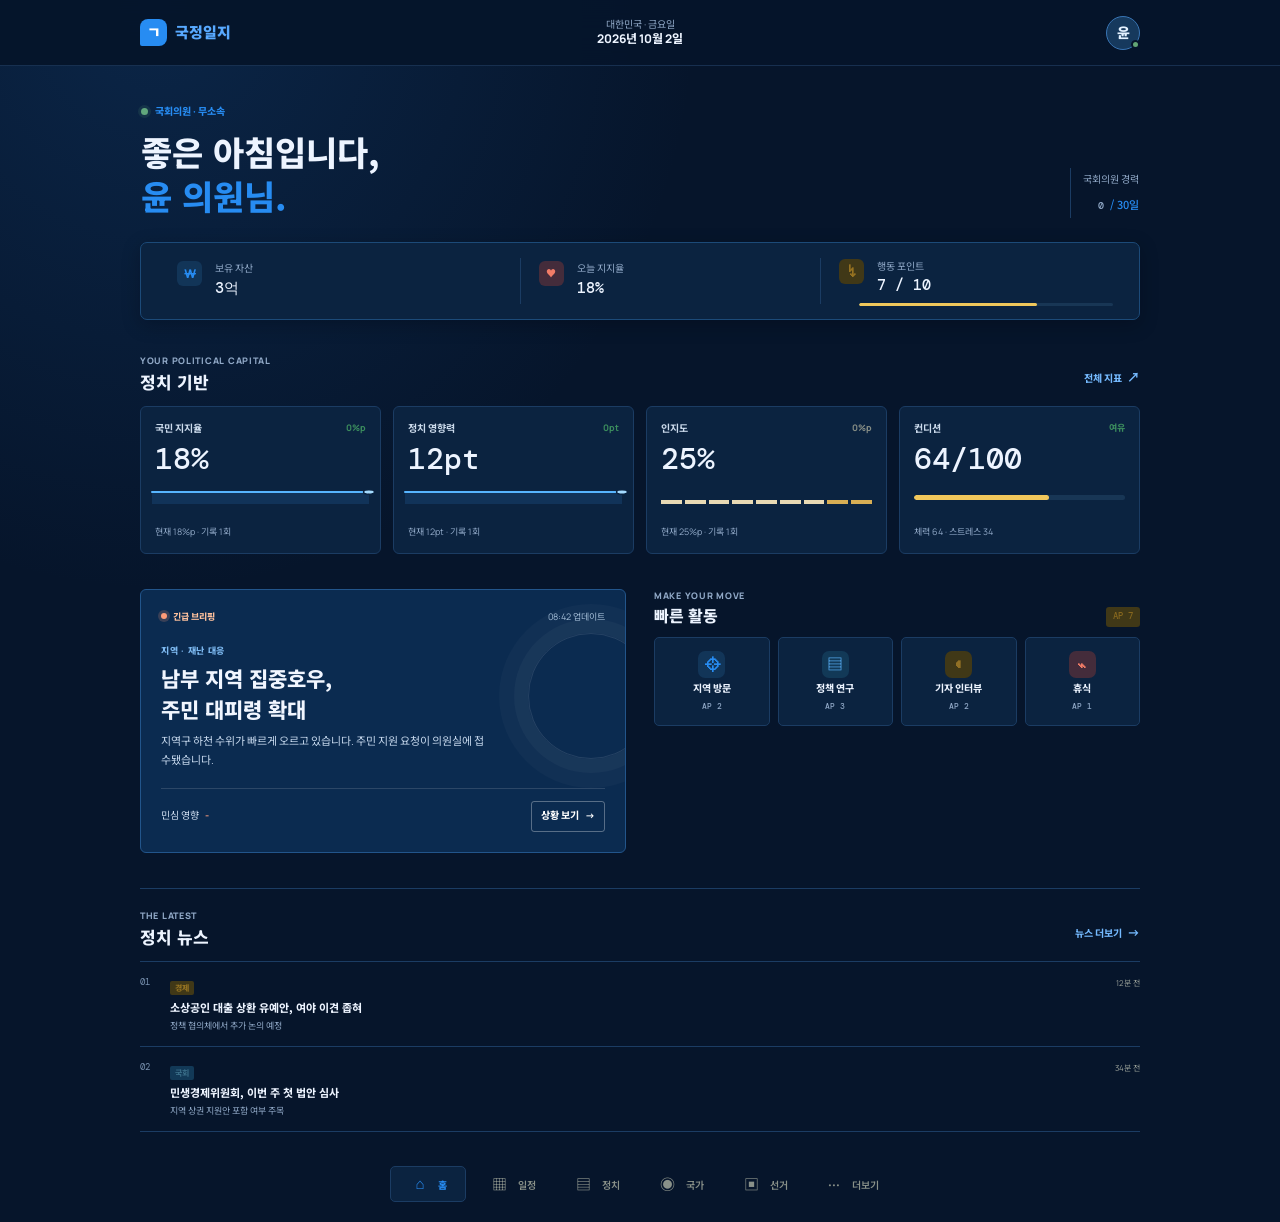
<file: index.html>
<!doctype html>
<html lang="ko">
  <head>
    <meta charset="utf-8">
    <meta name="viewport" content="width=device-width, initial-scale=1, viewport-fit=cover">
    <meta name="theme-color" content="#06152b">
    <meta name="description" content="국회의원에서 시작하는 모바일 정치 전략 시뮬레이션">
    <title>국정일지 | 대통령 게임</title>
    <link rel="stylesheet" href="style.css">
    <script src="supabase-config.js"></script>
    <script src="script.js" defer></script>
  </head>
  <body>
    <div class="app-shell">
      <header class="app-header">
        <a class="brand" href="#home" data-route="home" aria-label="국정일지 홈">
          <span class="brand-mark" aria-hidden="true">ㄱ</span>
          <span>국정일지</span>
        </a>
        <div class="header-date">
          <span>대한민국 · 금요일</span>
          <strong>2026년 10월 2일</strong>
        </div>
        <button class="avatar-button" type="button" data-action="profile" aria-label="의원 프로필 열기">
          <span>윤</span>
          <i aria-hidden="true"></i>
        </button>
      </header>

      <main id="main-content">
        <section class="view is-active" id="view-home" data-view="home" aria-labelledby="home-title">
          <div class="home-intro">
            <div>
              <p class="kicker"><span class="live-dot"></span> <span data-ui="role-label">국회의원 · 무소속</span></p>
              <h1 id="home-title">좋은 아침입니다,<br><span data-ui="honorific">윤 의원님.</span></h1>
            </div>
            <div class="career-stamp">
              <span data-ui="career-label">국회의원 경력</span>
              <strong><span data-ui="career-day">0</span><small> / 30일</small></strong>
            </div>
          </div>

          <section class="resource-bar" aria-label="오늘의 주요 자원">
            <div class="resource-item">
              <span class="resource-icon icon-wallet" aria-hidden="true">₩</span>
              <span class="resource-label">보유 자산</span>
              <strong>3억 5,000만</strong>
            </div>
            <div class="resource-item">
              <span class="resource-icon icon-heart" aria-hidden="true">♥</span>
              <span class="resource-label">오늘 지지율</span>
              <strong>18<small>%</small></strong>
            </div>
            <div class="resource-item ap-item">
              <span class="resource-icon icon-bolt" aria-hidden="true">↯</span>
              <span class="resource-label">행동 포인트</span>
              <strong>7 <small>/ 10</small></strong>
              <span class="ap-meter" aria-label="행동 포인트 10 중 7"><i></i></span>
            </div>
          </section>

          <section class="metrics-section" aria-labelledby="metrics-title">
            <div class="section-heading">
              <div>
                <p class="eyebrow">YOUR POLITICAL CAPITAL</p>
                <h2 id="metrics-title">정치 기반</h2>
              </div>
              <button class="quiet-button" type="button" data-action="all-stats">전체 지표 <span aria-hidden="true">↗</span></button>
            </div>
            <div class="metric-grid">
              <article class="metric-card metric-support" data-metric="support">
                <div class="metric-top"><span>국민 지지율</span><span class="trend trend-up" data-metric-change="support">+0</span></div>
                <strong>18<span>%</span></strong>
                <div class="metric-chart chart-support"><svg viewBox="0 0 100 28" preserveAspectRatio="none" role="img" aria-label="최근 국민 지지율 변화"><path class="chart-area" data-chart-area="support"></path><path class="chart-line" data-chart-line="support"></path><circle class="chart-point" data-chart-point="support" r="2.5"></circle></svg></div>
                <span class="metric-foot" data-metric-foot="support">기준 지지율</span>
              </article>
              <article class="metric-card metric-influence" data-metric="influence">
                <div class="metric-top"><span>정치 영향력</span><span class="trend trend-up" data-metric-change="influence">+0</span></div>
                <strong>12<span class="unit">pt</span></strong>
                <div class="metric-chart chart-influence"><svg viewBox="0 0 100 28" preserveAspectRatio="none" role="img" aria-label="최근 정치 영향력 변화"><path class="chart-area" data-chart-area="influence"></path><path class="chart-line" data-chart-line="influence"></path><circle class="chart-point" data-chart-point="influence" r="2.5"></circle></svg></div>
                <span class="metric-foot" data-metric-foot="influence">기준 영향력</span>
              </article>
              <article class="metric-card metric-reputation" data-metric="awareness">
                <div class="metric-top"><span>인지도</span><span class="trend trend-flat" data-metric-change="awareness">+0</span></div>
                <strong>25<span>%</span></strong>
                <div class="mini-bars" data-history-bars="awareness" role="img" aria-label="최근 인지도 변화"><i></i><i></i><i></i><i></i><i></i><i></i><i></i><i></i><i></i></div>
                <span class="metric-foot" data-metric-foot="awareness">기준 인지도</span>
              </article>
              <article class="metric-card metric-energy" data-metric="stamina">
                <div class="metric-top"><span>컨디션</span><span class="trend trend-warn" data-metric-change="stamina">보통</span></div>
                <strong>64<span class="unit">/100</span></strong>
                <div class="energy-track"><i></i></div>
                <span class="metric-foot" data-metric-foot="stamina">체력과 스트레스</span>
              </article>
            </div>
          </section>

          <div class="dashboard-columns">
            <div class="side-column">
              <section class="briefing-card" aria-labelledby="briefing-title">
                <div class="briefing-meta"><span class="briefing-label"><i></i> 긴급 브리핑</span><time>08:42 업데이트</time></div>
                <p class="eyebrow">지역 · 재난 대응</p>
                <h2 id="briefing-title">남부 지역 집중호우,<br>주민 대피령 확대</h2>
                <p class="briefing-description">지역구 하천 수위가 빠르게 오르고 있습니다. 주민 지원 요청이 의원실에 접수됐습니다.</p>
                <div class="briefing-bottom"><span>민심 영향 <b class="negative">-</b></span><button type="button" data-action="open-briefing">상황 보기 <span aria-hidden="true">→</span></button></div>
              </section>

              <section class="quick-actions" aria-labelledby="quick-actions-title">
                <div class="section-heading compact-heading">
                  <div><p class="eyebrow">MAKE YOUR MOVE</p><h2 id="quick-actions-title">빠른 활동</h2></div>
                  <span class="ap-badge">AP 7</span>
                </div>
                <div class="quick-action-grid">
                  <button type="button" data-action="open-activities" data-activity="field"><span class="quick-icon quick-map" aria-hidden="true">⌖</span><span>지역 방문</span><small>AP 2</small></button>
                  <button type="button" data-action="open-activities" data-activity="study"><span class="quick-icon quick-book" aria-hidden="true">▤</span><span>정책 연구</span><small>AP 3</small></button>
                  <button type="button" data-action="open-activities" data-activity="press"><span class="quick-icon quick-mic" aria-hidden="true">◖</span><span>기자 인터뷰</span><small>AP 2</small></button>
                  <button type="button" data-action="open-activities" data-activity="rest"><span class="quick-icon quick-rest" aria-hidden="true">⌁</span><span>휴식</span><small>AP 1</small></button>
                </div>
              </section>
            </div>
          </div>

          <section class="news-section" aria-labelledby="news-title">
            <div class="section-heading">
              <div><p class="eyebrow">THE LATEST</p><h2 id="news-title">정치 뉴스</h2></div>
              <button class="quiet-button" type="button" data-route="politics">뉴스 더보기 <span aria-hidden="true">→</span></button>
            </div>
            <div class="news-list">
              <article class="news-item"><span class="news-index">01</span><div><span class="news-tag tag-economy">경제</span><h3>소상공인 대출 상환 유예안, 여야 이견 좁혀</h3><p>정책 협의체에서 추가 논의 예정</p></div><time>12분 전</time></article>
              <article class="news-item"><span class="news-index">02</span><div><span class="news-tag tag-parliament">국회</span><h3>민생경제위원회, 이번 주 첫 법안 심사</h3><p>지역 상권 지원안 포함 여부 주목</p></div><time>34분 전</time></article>
            </div>
          </section>
        </section>

        <section class="view secondary-view" id="view-schedule" data-view="schedule" aria-labelledby="schedule-title" hidden>
          <div class="page-heading"><p class="eyebrow" data-ui="schedule-date">FRIDAY, OCT 02</p><h1 id="schedule-title">오늘의 일정</h1><p>일정마다 참석하거나 결석을 선택하세요. 중요한 일정은 반드시 참석해야 합니다.</p></div>
          <div class="page-summary"><span>오늘 남은 행동</span><strong data-ui="ap-summary">7 <small>/ 10 AP</small></strong><div class="summary-meter"><i></i></div><button class="end-day-button" type="button" data-action="end-day">하루 마감 <span aria-hidden="true">→</span></button></div>
          <div class="schedule-progress"><span data-ui="schedule-progress">참석 0 · 결석 0 · 남은 일정 3</span><span class="mandatory-hint">● 필수 일정은 건너뛸 수 없습니다</span></div>
          <div class="daily-agenda" aria-live="polite"></div>
        </section>

        <section class="view secondary-view" id="view-stats" data-view="stats" aria-labelledby="stats-title" hidden>
          <div class="page-heading"><p class="eyebrow">PLAYER DEVELOPMENT</p><h1 id="stats-title">능력치</h1><p>활동과 선택으로 정치 역량을 키워보세요.</p></div>
          <div class="stats-tabs" role="group" aria-label="능력치 종류"><button type="button" class="is-selected" data-stat-group="skills">기본 능력치</button><button type="button" data-stat-group="political">정치 관련 수치</button></div>
          <div class="ability-list" data-ability-panel="skills">
            <article><span class="ability-icon ability-politics">◆</span><div><span>정치력</span><strong>45 <small>(+2)</small></strong><i><b style="width:45%"></b></i></div></article>
            <article><span class="ability-icon ability-leadership">✦</span><div><span>리더십</span><strong>38 <small>(+1)</small></strong><i><b style="width:38%"></b></i></div></article>
            <article><span class="ability-icon ability-negotiate">◇</span><div><span>협상력</span><strong>32 <small>(+1)</small></strong><i><b style="width:32%"></b></i></div></article>
            <article><span class="ability-icon ability-speech">◉</span><div><span>언변</span><strong>28 <small>(+1)</small></strong><i><b style="width:28%"></b></i></div></article>
            <article><span class="ability-icon ability-policy">▤</span><div><span>정책 능력</span><strong>26</strong><i><b style="width:26%"></b></i></div></article>
            <article><span class="ability-icon ability-admin">▦</span><div><span>행정 능력</span><strong>22</strong><i><b style="width:22%"></b></i></div></article>
            <article><span class="ability-icon ability-diplomacy">◎</span><div><span>외교력</span><strong>18</strong><i><b style="width:18%"></b></i></div></article>
            <article><span class="ability-icon ability-economy">◈</span><div><span>경제 이해도</span><strong>22</strong><i><b style="width:22%"></b></i></div></article>
            <article><span class="ability-icon ability-law">§</span><div><span>법률 이해도</span><strong>24</strong><i><b style="width:24%"></b></i></div></article>
            <article><span class="ability-icon ability-popularity">♥</span><div><span>대중성</span><strong>30 <small>(+1)</small></strong><i><b style="width:30%"></b></i></div></article>
            <article><span class="ability-icon ability-judgment">◷</span><div><span>판단력</span><strong>40 <small>(+1)</small></strong><i><b style="width:40%"></b></i></div></article>
            <article><span class="ability-icon ability-stamina">ϟ</span><div><span>체력</span><strong>64</strong><i><b style="width:64%"></b></i></div></article>
          </div>
          <div class="ability-list" data-ability-panel="political" hidden>
            <article><span class="ability-icon ability-popularity">◉</span><div><span>인지도</span><strong>25</strong><i><b style="width:25%"></b></i></div></article>
            <article><span class="ability-icon ability-politics">♥</span><div><span>지지율</span><strong>18</strong><i><b style="width:18%"></b></i></div></article>
            <article><span class="ability-icon ability-diplomacy">◆</span><div><span>정치적 영향력</span><strong>12</strong><i><b style="width:12%"></b></i></div></article>
            <article><span class="ability-icon ability-negotiate">✦</span><div><span>당내 영향력</span><strong>8</strong><i><b style="width:8%"></b></i></div></article>
            <article><span class="ability-icon ability-speech">◇</span><div><span>평판</span><strong>52</strong><i><b style="width:52%"></b></i></div></article>
            <article><span class="ability-icon ability-policy">◎</span><div><span>신뢰도</span><strong>61</strong><i><b style="width:61%"></b></i></div></article>
          </div>
        </section>

        <section class="view secondary-view" id="view-event" data-view="event" aria-labelledby="event-title" hidden>
          <div class="page-heading"><p class="eyebrow">RANDOM EVENT · 지역구</p><h1 id="event-title">이벤트 발생!</h1><p>선택에 따라 정치적 결과가 달라집니다.</p></div>
          <article class="event-card">
            <div class="event-art" role="img" aria-label="긴급 지역 현안을 논의하는 정치인들"><span class="event-art-label" data-ui="event-category">긴급 현안</span><span class="event-art-scene"><i></i><i></i><i></i></span></div>
            <div class="event-copy"><span class="eyebrow" data-ui="event-eyebrow">지역 · 재난 대응</span><h2 data-ui="event-title">기자들의 집중 취재</h2><p data-ui="event-description">집중호우 피해가 커지면서 기자들이 지역구 사무실을 찾아왔습니다. 주민 지원 대책에 대한 입장을 묻고 있습니다.</p></div>
            <div class="event-choices"><button type="button" data-action="event-choice" data-choice="0"><span>1</span><span><strong>즉시 현장으로 이동한다.</strong><small>대중성 +2 · 체력 -1</small></span><b>→</b></button><button type="button" data-action="event-choice" data-choice="1"><span>2</span><span><strong>관계 기관과 대책을 협의한다.</strong><small>정치력 +2 · 시간 -1</small></span><b>→</b></button><button type="button" data-action="event-choice" data-choice="2"><span>3</span><span><strong>기자회견을 열어 입장을 밝힌다.</strong><small>인지도 +3 · 신뢰도 변동</small></span><b>→</b></button></div>
          </article>
        </section>

        <section class="view secondary-view" id="view-election" data-view="election" aria-labelledby="election-title" hidden>
          <div class="page-heading"><p class="eyebrow">NATIONAL ELECTION · 총 투표수 50,000,000</p><h1 id="election-title">대통령 선거 결과</h1><p>후보 능력치 총합 비율로 전국 유효 투표를 배분했습니다.</p></div>
          <div class="election-outcome" data-ui="election-outcome"></div>
          <div class="election-summary"><span>총 유효 투표수</span><strong data-ui="election-total">50,000,000표</strong><span>출마 후보 <b data-ui="election-candidate-count">10명</b></span></div>
          <div class="election-results" data-ui="election-results"></div>
          <button class="election-continue" type="button" data-action="election-continue">결과 확인 <span aria-hidden="true">→</span></button>
        </section>
        <section class="view secondary-view" id="view-diplomacy" data-view="diplomacy" aria-labelledby="diplomacy-title" hidden>
          <div class="page-heading"><p class="eyebrow">PRESIDENTIAL DIPLOMACY</p><h1 id="diplomacy-title">외교</h1><p>정상 간 대화로 안건을 협상하고 국가 관계를 바꿉니다.</p></div>
          <div class="diplomacy-layout">
            <nav class="diplomacy-country-list" data-ui="diplomacy-countries" aria-label="외교 상대국"></nav>
            <section class="diplomacy-panel" aria-label="정상 회담">
              <header class="diplomacy-counterpart" data-ui="diplomacy-counterpart"></header>
              <article class="diplomacy-agenda" data-ui="diplomacy-agenda"></article>
              <div class="diplomacy-chat" data-ui="diplomacy-chat" role="log" aria-live="polite"></div>
              <div class="diplomacy-compose">
                <textarea data-ui="diplomacy-input" rows="3" maxlength="280" placeholder="협상 입장을 입력하세요" aria-label="외교 협상 발언"></textarea>
                <div class="diplomacy-compose-footer"><span data-ui="diplomacy-ap">행동력 1 소모</span><button type="button" data-action="diplomacy-send">발언 보내기 <span aria-hidden="true">→</span></button></div>
              </div>
              <button class="next-agenda-button" type="button" data-action="diplomacy-next">안건 마무리 · 다음 안건</button>
            </section>
          </div>
        </section>
        <section class="view secondary-view" id="view-military" data-view="military" aria-labelledby="military-title" hidden>
          <div class="page-heading"><p class="eyebrow">NATIONAL DEFENSE</p><h1 id="military-title">군사</h1><p>대비 태세를 관리하고 위기 확산을 막습니다.</p></div>
          <div class="military-overview"><article><span>대비 태세</span><strong><span data-military-value="readiness">68</span><small>/ 100</small></strong><i><b data-military-bar="readiness"></b></i></article><article><span>안보 안정도</span><strong><span data-military-value="security">72</span><small>/ 100</small></strong><i><b data-military-bar="security"></b></i></article><article><span>국방 예산</span><strong><span data-military-value="defenseBudget">50</span><small>조 원</small></strong><i><b data-military-bar="budget"></b></i></article></div>
          <div class="military-actions"><article><div><span class="military-action-tag">훈련 · AP 2</span><h2>합동 대비 훈련</h2><p>대응 능력을 높입니다. 대비 태세 +6, 국방 예산 -0.5조 원</p></div><button type="button" data-action="military-exercise">훈련 실시</button></article><article><div><span class="military-action-tag">위기 외교 · AP 2</span><h2>긴장 완화 회담</h2><p>외교 채널을 통해 안보 긴장을 낮춥니다. 안보 안정도 +5</p></div><button type="button" data-action="military-dialogue">회담 요청</button></article></div>
          <div class="military-record"><span>최근 합동 훈련</span><strong data-ui="exercise-count">0회</strong><span>국방 예산은 국가 현황과 매일 갱신됩니다.</span></div>
        </section>

        <section class="view secondary-view" id="view-diplomacy" data-view="diplomacy" aria-labelledby="diplomacy-title" hidden>
          <div class="page-heading"><p class="eyebrow">PRESIDENTIAL DIPLOMACY</p><h1 id="diplomacy-title">외교</h1><p>정상 간 대화로 안건을 협상하고 국가 관계를 바꿉니다.</p></div>
          <div class="diplomacy-layout">
            <nav class="diplomacy-country-list" data-ui="diplomacy-countries" aria-label="외교 상대국"></nav>
            <section class="diplomacy-panel" aria-label="정상 회담">
              <header class="diplomacy-counterpart" data-ui="diplomacy-counterpart"></header>
              <article class="diplomacy-agenda" data-ui="diplomacy-agenda"></article>
              <div class="diplomacy-chat" data-ui="diplomacy-chat" role="log" aria-live="polite"></div>
              <div class="diplomacy-compose">
                <textarea data-ui="diplomacy-input" rows="3" maxlength="280" placeholder="협상 입장을 입력하세요" aria-label="외교 협상 발언"></textarea>
                <div class="diplomacy-compose-footer"><span data-ui="diplomacy-ap">행동력 1 소모</span><button type="button" data-action="diplomacy-send">발언 보내기 <span aria-hidden="true">→</span></button></div>
              </div>
              <button class="next-agenda-button" type="button" data-action="diplomacy-next">안건 마무리 · 다음 안건</button>
            </section>
          </div>
        </section>

        <section class="view secondary-view" id="view-military" data-view="military" aria-labelledby="military-title" hidden>
          <div class="page-heading"><p class="eyebrow">NATIONAL DEFENSE</p><h1 id="military-title">군사</h1><p>대비 태세를 관리하고 위기 확산을 막습니다.</p></div>
          <div class="military-overview"><article><span>대비 태세</span><strong><span data-military-value="readiness">68</span><small>/ 100</small></strong><i><b data-military-bar="readiness"></b></i></article><article><span>안보 안정도</span><strong><span data-military-value="security">72</span><small>/ 100</small></strong><i><b data-military-bar="security"></b></i></article><article><span>국방 예산</span><strong><span data-military-value="defenseBudget">50</span><small>조 원</small></strong><i><b data-military-bar="budget"></b></i></article></div>
          <div class="military-actions"><article><div><span class="military-action-tag">훈련 · AP 2</span><h2>합동 대비 훈련</h2><p>대응 능력을 높입니다. 대비 태세 +6, 국방 예산 -0.5조 원</p></div><button type="button" data-action="military-exercise">훈련 실시</button></article><article><div><span class="military-action-tag">위기 외교 · AP 2</span><h2>긴장 완화 회담</h2><p>외교 채널을 통해 안보 긴장을 낮춥니다. 안보 안정도 +5</p></div><button type="button" data-action="military-dialogue">회담 요청</button></article></div>
          <div class="military-record"><span>최근 합동 훈련</span><strong data-ui="exercise-count">0회</strong><span>국방 예산은 국가 현황과 매일 갱신됩니다.</span></div>
        </section>

        <section class="view secondary-view" id="view-politics" data-view="politics" aria-labelledby="politics-title" hidden>
          <div class="page-heading"><p class="eyebrow">THE NATIONAL ASSEMBLY</p><h1 id="politics-title">정치와 국회</h1><p>법안과 협력, 여론이 정치의 흐름을 만듭니다.</p></div>
          <div class="politics-hero"><div><span class="hero-label">이번 회기 주요 안건</span><h2>지역 상권 회복 지원법</h2><p>소상공인 금융 지원과 지역화폐 확대를 포함한 법안입니다.</p></div><span class="bill-state">검토 중</span></div>
          <div class="section-heading inner-heading"><div><p class="eyebrow">ASSEMBLY FLOOR</p><h2>국회 현황</h2></div><span class="muted-caption">정기회 2주 차</span></div>
          <div class="politics-stats"><article><span>당내 영향력</span><strong>8<small>/ 100</small></strong><i><b style="width:8%"></b></i></article><article><span>국회 영향력</span><strong>12<small>/ 100</small></strong><i><b style="width:12%"></b></i></article><article><span>정당 관계</span><strong>보통</strong><em>무소속</em></article></div>
          <div class="section-heading inner-heading"><div><p class="eyebrow">UPCOMING</p><h2>다가오는 의정 활동</h2></div></div>
          <div class="simple-list"><article><span class="list-date">10.04</span><div><strong>민생경제위원회 법안 심사</strong><small>상임위원회 · 본관 3층</small></div><span class="list-arrow">→</span></article><article><span class="list-date">10.06</span><div><strong>본회의 안건 표결</strong><small>본회의 · 국회 본관</small></div><span class="list-arrow">→</span></article></div>
          <section class="legislative-actions" aria-labelledby="legislative-actions-title">
            <div class="section-heading inner-heading"><div><p class="eyebrow">YOUR WORK IN THE ASSEMBLY</p><h2 id="legislative-actions-title">의정 활동</h2></div><span class="ap-badge">AP <span data-ui="politics-ap">7</span></span></div>
            <p class="activity-intro">직접 일정을 수행해 능력과 정치적 기반을 키웁니다. 필수 일정에 쓸 행동력은 자동으로 남겨둡니다.</p>
            <div class="activity-catalog">
              <article class="activity-card" data-activity-card="field"><span class="catalog-icon tone-green">⌖</span><div><span class="activity-category">지역구 활동 · AP 2</span><h2>지역 주민 만나기</h2><p>민원을 듣고 지역 신뢰와 지지율을 높입니다.</p><div class="effect-list"><span>지역 지지율</span><span>인지도</span></div></div><button data-action="run-activity" data-activity-id="field" type="button" aria-label="지역 주민 만나기 선택">+</button></article>
              <article class="activity-card" data-activity-card="study"><span class="catalog-icon tone-blue">▤</span><div><span class="activity-category">국회 활동 · AP 3</span><h2>정책 연구</h2><p>정책 능력과 관련 분야 이해도를 쌓습니다.</p><div class="effect-list"><span>정책 능력</span><span>판단력</span></div></div><button data-action="run-activity" data-activity-id="study" type="button" aria-label="정책 연구 선택">+</button></article>
              <article class="activity-card" data-activity-card="press"><span class="catalog-icon tone-yellow">◎</span><div><span class="activity-category">정치 활동 · AP 2</span><h2>기자 인터뷰</h2><p>주요 현안에 대한 입장을 알리고 인지도를 높입니다.</p><div class="effect-list"><span>인지도</span><span>평판</span></div></div><button data-action="run-activity" data-activity-id="press" type="button" aria-label="기자 인터뷰 선택">+</button></article>
              <article class="activity-card" data-activity-card="rest"><span class="catalog-icon tone-coral">⌁</span><div><span class="activity-category">개인 활동 · AP 1</span><h2>휴식하기</h2><p>스트레스를 낮추고 컨디션을 회복합니다.</p><div class="effect-list"><span>체력</span><span>스트레스 관리</span></div></div><button data-action="run-activity" data-activity-id="rest" type="button" aria-label="휴식하기 선택">+</button></article>
              <article class="activity-card" data-activity-card="bill"><span class="catalog-icon tone-blue">§</span><div><span class="activity-category">국회 활동 · AP 3</span><h2>법안 검토</h2><p>법률 이해와 정책 설계 능력을 키웁니다.</p><div class="effect-list"><span>법률 이해도</span><span>정책 능력</span></div></div><button data-action="run-activity" data-activity-id="bill" type="button" aria-label="법안 검토 선택">+</button></article>
              <article class="activity-card" data-activity-card="committee"><span class="catalog-icon tone-green">▦</span><div><span class="activity-category">국회 활동 · AP 2</span><h2>상임위 질의 준비</h2><p>현안을 분석하고 국회 내 발언 영향력을 높입니다.</p><div class="effect-list"><span>정치력</span><span>인지도</span></div></div><button data-action="run-activity" data-activity-id="committee" type="button" aria-label="상임위 질의 준비 선택">+</button></article>
              <article class="activity-card" data-activity-card="party"><span class="catalog-icon tone-coral">✦</span><div><span class="activity-category">정치 활동 · AP 2</span><h2>당내 회의 참석</h2><p>동료 의원과 협력해 당내 기반을 다집니다.</p><div class="effect-list"><span>당내 영향력</span><span>관계</span></div></div><button data-action="run-activity" data-activity-id="party" type="button" aria-label="당내 회의 참석 선택">+</button></article>
              <article class="activity-card" data-activity-card="exercise"><span class="catalog-icon tone-yellow">ϟ</span><div><span class="activity-category">개인 활동 · AP 2</span><h2>운동하기</h2><p>체력을 관리하고 스트레스를 낮춥니다.</p><div class="effect-list"><span>체력</span><span>스트레스 관리</span></div></div><button data-action="run-activity" data-activity-id="exercise" type="button" aria-label="운동하기 선택">+</button></article>
            </div>
          </section>
        </section>

        <section class="view secondary-view" id="view-country" data-view="country" aria-labelledby="country-title" hidden>
          <div class="page-heading"><p class="eyebrow">NATIONAL DASHBOARD</p><h1 id="country-title">대한민국 현황</h1><p>국가 지표와 주요 현안을 살펴봅니다.</p></div>
          <div class="country-banner"><span>대한민국 · 가상 국가</span><strong>오늘의 나라, 오늘의 선택.</strong><div class="banner-meta"><span>국가 신뢰도 <b data-country-value="trust">61</b></span><span>사회 안정도 <b data-country-value="stability">74</b></span></div></div>
          <div class="country-grid"><article data-country-metric="gdp"><span>국내총생산</span><strong><span data-country-value="gdp">2,410</span><small>조 원</small></strong><em data-country-trend="gdp">기준 지표</em></article><article data-country-metric="budget"><span>국가 예산</span><strong><span data-country-value="budget">623</span><small>조 원</small></strong><em>가용 예산</em></article><article data-country-metric="unemployment"><span>실업률</span><strong><span data-country-value="unemployment">3.2</span><small>%</small></strong><em data-country-trend="unemployment">노동시장</em></article><article data-country-metric="inflation"><span>물가 상승률</span><strong><span data-country-value="inflation">2.1</span><small>%</small></strong><em data-country-trend="inflation">소비자 물가</em></article><article data-country-metric="debt"><span>국가 부채</span><strong><span data-country-value="debt">1,275</span><small>조 원</small></strong><em data-country-trend="debt">GDP 대비 52.9%</em></article><article data-country-metric="happiness"><span>국민 행복도</span><strong><span data-country-value="happiness">68</span><small>/ 100</small></strong><em data-country-trend="happiness">삶의 만족도</em></article></div>
          <div class="section-heading inner-heading"><div><p class="eyebrow">NATIONAL PRIORITIES</p><h2>주요 과제</h2></div></div>
          <p class="priority-intro">국가 지표를 보고 과제를 추진하세요. 성과는 지표와 정치 기반에 크게 반영됩니다.</p>
          <div class="priority-list" data-ui="priority-list"></div>
        </section>

        <section class="view secondary-view" id="view-relationships" data-view="relationships" aria-labelledby="relationships-title" hidden>
          <button class="subpage-back" type="button" data-route="more">← 더보기</button><div class="page-heading"><p class="eyebrow">YOUR POLITICAL NETWORK</p><h1 id="relationships-title">인물</h1><p>함께 일하고 신뢰를 쌓을 사람들입니다.</p></div>
          <div class="relationship-summary"><div><span>연결된 인물</span><strong>12<small>명</small></strong></div><div><span>평균 관계도</span><strong>34<small>/ 100</small></strong></div><div class="network-mark" aria-hidden="true">12</div></div>
          <div class="filter-row"><button class="filter-chip is-selected" type="button" data-filter="전체">전체</button><button class="filter-chip" type="button" data-filter="국회">국회</button><button class="filter-chip" type="button" data-filter="정당">정당</button><button class="filter-chip" type="button" data-filter="언론">언론</button><button class="filter-chip" type="button" data-filter="지역구">지역구</button></div>
          <div class="contact-list"><article class="contact-card" data-contact-category="정당"><div class="contact-avatar avatar-sage">김</div><div class="contact-info"><strong>김서윤</strong><span>여당 · 재난대책위원</span><div class="relationship-meter"><i style="width:62%"></i></div></div><b>62</b></article><article class="contact-card" data-contact-category="국회"><div class="contact-avatar avatar-blue">박</div><div class="contact-info"><strong>박도현</strong><span>야당 · 예산결산위원</span><div class="relationship-meter"><i style="width:38%"></i></div></div><b>38</b></article><article class="contact-card" data-contact-category="언론"><div class="contact-avatar avatar-yellow">이</div><div class="contact-info"><strong>이하늘</strong><span>지역 언론 · 기자</span><div class="relationship-meter"><i style="width:27%"></i></div></div><b>27</b></article><article class="contact-card" data-contact-category="지역구"><div class="contact-avatar avatar-coral">최</div><div class="contact-info"><strong>최민재</strong><span>지역구 · 상인회장</span><div class="relationship-meter"><i style="width:51%"></i></div></div><b>51</b></article></div>
        </section>

        <section class="view secondary-view" id="view-assets" data-view="assets" aria-labelledby="assets-title" hidden>
          <button class="subpage-back" type="button" data-route="more">← 더보기</button><div class="page-heading"><p class="eyebrow">PERSONAL FINANCE</p><h1 id="assets-title">자산</h1><p>현금, 투자, 건물을 합산한 개인 자산입니다.</p></div>
          <div class="assets-total"><span>총 자산</span><strong data-ui="asset-total">₩300,000,000</strong><span class="assets-change">현금 보유 <b data-ui="cash-total">₩300,000,000</b></span><div class="asset-graph" aria-label="최근 자산 변동 그래프"><i></i></div></div>
          <div class="section-heading inner-heading"><div><p class="eyebrow">PORTFOLIO</p><h2>자산 구성</h2></div></div>
          <div class="portfolio-list"><article><span class="portfolio-icon portfolio-cash">₩</span><div><strong>현금</strong><small>입출금 및 예금</small></div><b data-asset-value="cash">₩300,000,000</b><i><b style="width:100%"></b></i></article><article><span class="portfolio-icon portfolio-house">⌂</span><div><strong>건물</strong><small>소유 건물 시가</small></div><b data-asset-value="property">₩0</b><i><b style="width:0%"></b></i></article><article><span class="portfolio-icon portfolio-stock">↗</span><div><strong>투자</strong><small>보유 주식 평가액</small></div><b data-asset-value="finance">₩0</b><i><b style="width:0%"></b></i></article></div>
          <div class="finance-note"><span>기록 원칙</span><p>모든 자산 변화와 활동 비용은 내역에 남습니다.</p><button type="button" data-action="activity-feedback">자산 내역 보기 <span aria-hidden="true">→</span></button></div>
        </section>

        <section class="view secondary-view" id="view-investments" data-view="investments" aria-labelledby="investments-title" hidden>
          <button class="subpage-back" type="button" data-route="more">← 더보기</button><div class="page-heading"><p class="eyebrow">LIVE MARKET · 10 LISTED</p><h1 id="investments-title">투자</h1><p>가상 시장의 주가가 실시간으로 움직입니다.</p></div>
          <div class="market-overview"><div><span>시장 지수</span><strong data-ui="market-index">1,000.00</strong></div><div class="market-change" data-ui="market-change">+0.00%</div><div class="market-cash">투자 가능 현금 <strong data-ui="invest-cash">₩300,000,000</strong></div><div class="market-refresh"><i></i><span data-ui="market-clock">실시간 변동 중</span></div></div>
          <div class="market-heading"><div><span>종목</span><span>현재가 · 등락률</span></div><span>보유 / 거래</span></div>
          <div class="stock-list" data-ui="stock-list"></div>
          <p class="market-disclaimer">가상 기업과 가상 시세입니다. 가격은 게임 내에서만 변동합니다.</p>
        </section>

        <section class="view secondary-view" id="view-buildings" data-view="buildings" aria-labelledby="buildings-title" hidden>
          <button class="subpage-back" type="button" data-route="more">← 더보기</button><div class="page-heading"><p class="eyebrow">PROPERTY & PUBLIC PRESENCE</p><h1 id="buildings-title">건물</h1><p>건물을 매입해 자산과 정치 기반을 함께 키우세요.</p></div>
          <div class="building-summary"><div><span>보유 건물</span><strong data-ui="building-count">0</strong></div><div><span>구매 가능 현금</span><strong data-ui="building-cash">₩300,000,000</strong></div><div><span>건물 자산</span><strong data-ui="building-value">₩0</strong></div></div>
          <div class="building-list" data-ui="building-list"></div>
        </section>

        <section class="view secondary-view" id="view-more" data-view="more" aria-labelledby="more-title" hidden>
          <div class="page-heading"><p class="eyebrow">YOUR CAREER, YOUR STORY</p><h1 id="more-title">내 공간</h1><p>인물, 자산과 새로운 기회를 관리합니다.</p></div>
          <div class="profile-panel"><div class="profile-avatar">윤</div><div><span>대한민국 · 무소속</span><strong data-ui="profile-name">윤 의원</strong><small data-ui="profile-role">초선 · 정치 경력 2년</small></div><span class="profile-level">LV. 03</span></div>
          <div class="more-section-label">개인 관리</div>
          <div class="more-menu"><button type="button" data-route="relationships"><span class="menu-symbol symbol-history">♙</span><span><strong>인물</strong><small>정치 동료와 지역 인맥</small></span><b>→</b></button><button type="button" data-route="assets"><span class="menu-symbol symbol-save">₩</span><span><strong>자산</strong><small>현금·투자·건물 자산 내역</small></span><b>→</b></button><button type="button" data-route="investments"><span class="menu-symbol symbol-achievement">↗</span><span><strong>투자</strong><small>10개 가상 종목 실시간 거래</small></span><b>→</b></button><button type="button" data-route="buildings"><span class="menu-symbol symbol-settings">⌂</span><span><strong>건물</strong><small>정치 기반이 되는 건물 매입</small></span><b>→</b></button></div>
          <div class="president-more" data-role-only="president" hidden><div class="more-section-label">국가 운영</div><div class="more-menu"><button type="button" data-route="country"><span class="menu-symbol symbol-save">◉</span><span><strong>국가 현황</strong><small>국가 지표와 주요 과제</small></span><b>→</b></button><button type="button" data-route="election"><span class="menu-symbol symbol-achievement">▣</span><span><strong>선거 기록</strong><small>지난 대선 결과와 정치 기록</small></span><b>→</b></button></div></div>
          <div class="more-section-label">게임 관리</div>
          <div class="more-menu"><button type="button" data-action="open-history"><span class="menu-symbol symbol-history">◷</span><span><strong>정치 기록</strong><small>선택과 결과를 돌아봅니다</small></span><b>→</b></button><button type="button" data-action="save-game"><span class="menu-symbol symbol-save">▣</span><span><strong>저장하기</strong><small>현재 진행 상황 저장</small></span><b>→</b></button><button type="button" data-action="reset-game"><span class="menu-symbol symbol-settings">⚙</span><span><strong>새 게임 시작</strong><small>현재 진행 상황을 초기화</small></span><b>→</b></button><button type="button" data-action="logout"><span class="menu-symbol symbol-settings">↪</span><span><strong>로그아웃</strong><small>계정에서 안전하게 나갑니다</small></span><b>→</b></button></div>
          <p class="version-label">국정일지 <span>EARLY ACCESS · 0.1.0</span></p>
        </section>
      </main>

      <nav class="bottom-nav" aria-label="주요 메뉴">
        <button type="button" data-route="home" aria-current="page"><span class="nav-icon nav-home" aria-hidden="true">⌂</span><span>홈</span></button>
        <button type="button" data-route="schedule"><span class="nav-icon" aria-hidden="true">▦</span><span>일정</span></button>
        <button type="button" data-route="politics"><span class="nav-icon" aria-hidden="true">▤</span><span>정치</span></button>
        <button type="button" data-route="country" data-nav-slot="country"><span class="nav-icon" aria-hidden="true">◉</span><span>국가</span></button>
        <button type="button" data-route="election" data-nav-slot="election"><span class="nav-icon" aria-hidden="true">▣</span><span>선거</span></button>
        <button type="button" data-route="more"><span class="nav-icon" aria-hidden="true">···</span><span>더보기</span></button>
      </nav>
    </div>
    <div class="toast" role="status" aria-live="polite" hidden></div>
  </body>
</html>
</file>
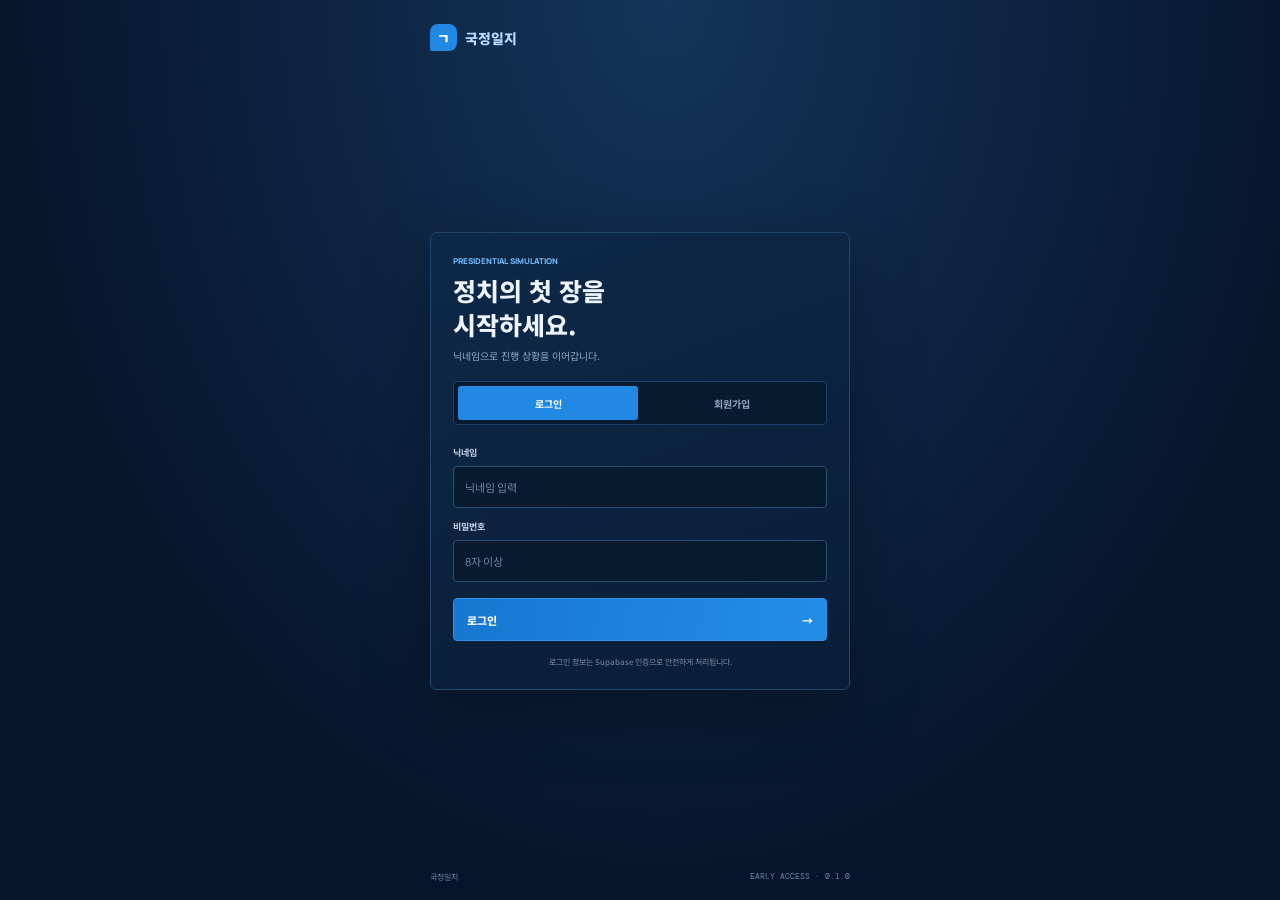
<file: login.html>
<!doctype html>
<html lang="ko">
  <head>
    <meta charset="utf-8">
    <meta name="viewport" content="width=device-width, initial-scale=1, viewport-fit=cover">
    <meta name="theme-color" content="#06152b">
    <title>로그인 | 국정일지</title>
    <link rel="stylesheet" href="login.css">
    <script src="supabase-config.js"></script>
    <script type="module" src="login.js"></script>
  </head>
  <body>
    <main class="auth-shell">
      <a class="auth-brand" href="login.html" aria-label="국정일지 로그인">
        <span class="auth-mark" aria-hidden="true">ㄱ</span>
        <span>국정일지</span>
      </a>
      <section class="auth-panel" aria-labelledby="auth-title">
        <div class="auth-heading">
          <p class="auth-kicker">PRESIDENTIAL SIMULATION</p>
          <h1 id="auth-title">정치의 첫 장을<br>시작하세요.</h1>
          <p>닉네임으로 진행 상황을 이어갑니다.</p>
        </div>
        <div class="auth-tabs" role="tablist" aria-label="계정 메뉴">
          <button class="is-selected" type="button" role="tab" aria-selected="true" data-auth-mode="login">로그인</button>
          <button type="button" role="tab" aria-selected="false" data-auth-mode="signup">회원가입</button>
        </div>

        <form class="auth-form" data-auth-form="login">
          <label for="login-username">닉네임</label>
          <input id="login-username" name="username" type="text" autocomplete="username" minlength="2" maxlength="20" required placeholder="닉네임 입력">
          <label for="login-password">비밀번호</label>
          <input id="login-password" name="password" type="password" autocomplete="current-password" minlength="8" required placeholder="8자 이상">
          <button class="auth-submit" type="submit">로그인 <span aria-hidden="true">→</span></button>
        </form>

        <form class="auth-form" data-auth-form="signup" hidden>
          <label for="signup-username">닉네임</label>
          <input id="signup-username" name="username" type="text" autocomplete="username" minlength="2" maxlength="20" pattern="[A-Za-z0-9_가-힣]{2,20}" required placeholder="2-20자, 한글·영문·숫자">
          <label for="signup-email">이메일</label>
          <input id="signup-email" name="email" type="email" autocomplete="email" required placeholder="계정 확인용 이메일">
          <label for="signup-password">비밀번호</label>
          <input id="signup-password" name="password" type="password" autocomplete="new-password" minlength="8" maxlength="128" required placeholder="8자 이상">
          <button class="auth-submit" type="submit">계정 만들기 <span aria-hidden="true">→</span></button>
        </form>

        <p class="auth-status" data-auth-status role="status" aria-live="polite" hidden></p>
        <p class="auth-note">로그인 정보는 Supabase 인증으로 안전하게 처리됩니다.</p>
      </section>
      <footer class="auth-footer"><span>국정일지</span><span>EARLY ACCESS · 0.1.0</span></footer>
    </main>
  </body>
</html>
</file>
<file: style.css>
@import url("https://fonts.googleapis.com/css2?family=DM+Mono:wght@400;500&family=Manrope:wght@400;500;600;700;800&family=Noto+Sans+KR:wght@400;500;600;700;800;900&display=swap");

:root {
  color-scheme: dark;
  --canvas: #06152b;
  --paper: #0b2340;
  --ink: #edf4ff;
  --muted: #91a9c7;
  --line: #1b3c63;
  --forest: #278cf2;
  --forest-deep: #58a9ff;
  --mint: #123558;
  --mint-strong: #368de8;
  --coral: #f17c67;
  --coral-pale: #442c3b;
  --blue: #55a9ef;
  --blue-pale: #123957;
  --yellow: #f1c75b;
  --yellow-pale: #403817;
  --font-ui: "Manrope", "Noto Sans KR", sans-serif;
  --font-ko: "Noto Sans KR", sans-serif;
  --font-number: "DM Mono", "Manrope", monospace;
}

* { box-sizing: border-box; }

html {
  min-width: 320px;
  min-height: 100%;
  scroll-behavior: smooth;
  scroll-padding-top: 84px;
  -webkit-tap-highlight-color: transparent;
}

body {
  min-width: 320px;
  min-height: 100vh;
  margin: 0;
  background:
    radial-gradient(ellipse at 12% 0%, rgba(22, 76, 137, .3), transparent 34rem),
    var(--canvas);
  color: var(--ink);
  font-family: var(--font-ui);
  font-size: 14px;
  letter-spacing: 0;
  line-height: 1.55;
  -webkit-font-smoothing: antialiased;
}

button, a { color: inherit; font: inherit; }
button { cursor: pointer; }
button:focus-visible, a:focus-visible { outline: 3px solid var(--blue); outline-offset: 3px; }
button:disabled { cursor: default; opacity: .55; }
[hidden] { display: none !important; }

.app-shell { min-height: 100vh; padding-bottom: calc(78px + env(safe-area-inset-bottom)); }
.app-header {
  position: sticky;
  z-index: 10;
  top: 0;
  display: grid;
  grid-template-columns: 1fr auto 1fr;
  align-items: center;
  min-height: 66px;
  padding: 0 18px;
  border-bottom: 1px solid rgba(95, 155, 224, .2);
  background: rgba(6, 21, 43, .96);
  backdrop-filter: blur(18px);
}

.brand { display: inline-flex; width: fit-content; align-items: center; gap: 8px; color: var(--forest-deep); font-size: 15px; font-weight: 900; text-decoration: none; }
.brand-mark { display: grid; width: 27px; aspect-ratio: 1; place-items: center; border-radius: 8px 8px 8px 2px; background: var(--forest); color: #fff; font-size: 15px; }
.header-date { display: grid; justify-items: center; line-height: 1.35; }
.header-date span { color: var(--muted); font-size: 10px; }
.header-date strong { font-size: 12px; font-weight: 750; }
.avatar-button { position: relative; display: grid; width: 34px; aspect-ratio: 1; justify-self: end; place-items: center; border: 1px solid #3975b4; border-radius: 50%; background: #16395d; color: #e3f1ff; font-weight: 850; }
.avatar-button i { position: absolute; right: -1px; bottom: 0; width: 9px; aspect-ratio: 1; border: 2px solid var(--paper); border-radius: 50%; background: #63a675; }

main { width: min(100% - 32px, 1000px); margin: 0 auto; }
.view { padding: 25px 0 34px; animation: view-enter 300ms ease both; }
.view.is-active { display: block; }
@keyframes view-enter { from { opacity: 0; transform: translateY(6px); } to { opacity: 1; transform: translateY(0); } }

.home-intro { display: flex; align-items: flex-end; justify-content: space-between; gap: 14px; padding: 2px 1px 21px; }
.kicker, .eyebrow { margin: 0; color: var(--muted); font-size: 9px; font-weight: 800; letter-spacing: .08em; }
.kicker { display: flex; align-items: center; gap: 7px; margin-bottom: 10px; color: var(--forest); font-size: 10px; letter-spacing: 0; }
.live-dot { width: 7px; aspect-ratio: 1; border-radius: 50%; background: #61a77c; box-shadow: 0 0 0 3px #61a77c22; }
.home-intro h1, .page-heading h1 { margin: 0; font-family: var(--font-ko); font-size: clamp(25px, 7vw, 32px); font-weight: 800; letter-spacing: 0; line-height: 1.3; }
.home-intro h1 span { color: var(--forest); }
.career-stamp { display: grid; min-width: 67px; justify-items: end; padding: 4px 0 2px 12px; border-left: 1px solid var(--line); }
.career-stamp span { color: var(--muted); font-size: 10px; }
.career-stamp strong { color: var(--forest); font-family: var(--font-number); font-size: 24px; font-weight: 500; line-height: 1.2; }
.career-stamp small { margin-left: 3px; font-family: var(--font-ko); font-size: 11px; }

.resource-bar { display: grid; grid-template-columns: 1.2fr 1fr 1fr; margin-bottom: 28px; padding: 13px 10px; border: 1px solid #1c4a78; border-radius: 7px; background: #0b2340; box-shadow: 0 5px 18px #00030b40; }
.resource-item { position: relative; display: grid; min-width: 0; grid-template-columns: 23px minmax(0, 1fr); align-content: center; column-gap: 7px; padding: 1px 8px; }
.resource-item + .resource-item { border-left: 1px solid var(--line); }
.resource-icon { display: grid; width: 22px; aspect-ratio: 1; grid-row: span 2; place-items: center; border-radius: 6px; background: var(--mint); color: var(--forest); font-size: 12px; font-weight: 800; }
.icon-heart { background: var(--coral-pale); color: var(--coral); font-size: 10px; }
.icon-bolt { background: var(--yellow-pale); color: #967221; font-size: 16px; }
.resource-label { overflow: hidden; color: var(--muted); font-size: 9px; text-overflow: ellipsis; white-space: nowrap; }
.resource-item strong { overflow: hidden; font-family: var(--font-number); font-size: clamp(10px, 2.9vw, 13px); font-weight: 500; text-overflow: ellipsis; white-space: nowrap; }
.resource-item strong small { font-family: var(--font-ui); font-size: 10px; }
.ap-item { padding-bottom: 6px; }
.ap-meter { position: absolute; right: 8px; bottom: -2px; left: 38px; height: 3px; overflow: hidden; border-radius: 4px; background: #e9ece5; }
.ap-meter i { display: block; width: 70%; height: 100%; border-radius: inherit; background: var(--yellow); }

.section-heading { display: flex; align-items: end; justify-content: space-between; gap: 10px; margin-bottom: 12px; }
.section-heading .eyebrow { margin-bottom: 3px; }
.section-heading h2 { margin: 0; font-family: var(--font-ko); font-size: 17px; font-weight: 800; line-height: 1.35; }
.quiet-button { min-height: 32px; padding: 4px 0 4px 8px; border: 0; background: transparent; color: var(--forest); font-size: 10px; font-weight: 750; white-space: nowrap; }
.quiet-button span { padding-left: 3px; font-size: 13px; }
.metric-grid { display: grid; grid-template-columns: repeat(2, minmax(0, 1fr)); gap: 9px; }
.metric-card { position: relative; display: flex; min-width: 0; min-height: 129px; flex-direction: column; padding: 12px 13px 10px; overflow: hidden; border: 1px solid #1b3c63; border-radius: 6px; background: var(--paper); }
.metric-top { display: flex; align-items: center; justify-content: space-between; gap: 4px; color: #ccdbec; font-size: 10px; font-weight: 700; }
.trend { font-size: 9px; font-weight: 750; white-space: nowrap; }
.trend-up { color: #3b8c5d; }
.trend-flat { color: #858c84; }
.trend-warn { color: #b97725; }
.metric-card > strong { margin-top: 5px; font-family: var(--font-number); font-size: 25px; font-weight: 500; letter-spacing: 0; line-height: 1.2; }
.metric-card > strong > span { margin-left: 2px; color: var(--muted); font-family: var(--font-ui); font-size: 12px; }
.metric-card > strong > .unit { font-size: 10px; }
.metric-foot { margin-top: auto; color: var(--muted); font-size: 9px; }
.metric-chart { position: relative; height: 25px; margin: 2px -3px 1px; }
.metric-chart svg { display: block; width: 100%; height: 100%; overflow: visible; }
.chart-support::before, .chart-support::after { display: none; content: none; }
.chart-area { fill: #398ee526; }
.chart-line { fill: none; stroke: #57b5ff; stroke-linecap: round; stroke-linejoin: round; stroke-width: 2; vector-effect: non-scaling-stroke; }
.chart-point { fill: #a4dbff; stroke: #0b2340; stroke-width: 1.5; vector-effect: non-scaling-stroke; }
.trend.is-negative { color: #ff887d; }
.influence-track, .energy-track { height: 5px; margin: auto 0 7px; overflow: hidden; border-radius: 8px; background: #edf0e9; }
.influence-track i, .energy-track i { display: block; width: 12%; height: 100%; border-radius: inherit; background: var(--blue); }
.energy-track i { width: 64%; background: var(--yellow); }
.mini-bars { display: flex; height: 23px; align-items: end; gap: 3px; margin: 4px 0 1px; }
.mini-bars i { flex: 1; height: 35%; background: #e8d9b4; }
.mini-bars i:nth-child(2) { height: 50%; }.mini-bars i:nth-child(3) { height: 42%; }.mini-bars i:nth-child(4) { height: 66%; }.mini-bars i:nth-child(5) { height: 57%; }.mini-bars i:nth-child(6) { height: 78%; }.mini-bars i:nth-child(7) { height: 63%; }.mini-bars i:nth-child(8) { height: 88%; background: #d8ae54; }.mini-bars i:nth-child(9) { height: 72%; background: #d8ae54; }

.dashboard-columns { display: grid; gap: 25px; margin-top: 29px; }
.agenda-section, .side-column, .news-section { min-width: 0; }
.round-button { display: grid; width: 32px; aspect-ratio: 1; place-items: center; border: 1px solid var(--line); border-radius: 50%; background: var(--paper); color: var(--forest); font-size: 15px; }
.agenda-list { position: relative; padding: 1px 0; }
.agenda-list::before { position: absolute; top: 15px; bottom: 18px; left: 58px; width: 1px; background: #dfe4dc; content: ""; }
.agenda-item { position: relative; display: grid; grid-template-columns: 44px 12px minmax(0, 1fr) auto; align-items: start; gap: 9px; min-height: 75px; padding: 10px 0; }
.agenda-item time { padding-top: 2px; color: #a7bdd6; font-family: var(--font-number); font-size: 10px; }
.agenda-marker { z-index: 1; width: 9px; aspect-ratio: 1; margin-top: 6px; border: 2px solid var(--paper); border-radius: 50%; background: #aeb8af; box-shadow: 0 0 0 1px #aeb8af; }
.is-current .agenda-marker { background: var(--coral); box-shadow: 0 0 0 1px var(--coral); }
.agenda-copy { min-width: 0; }
.agenda-type { display: inline-flex; margin-bottom: 2px; padding: 1px 5px; border-radius: 2px; font-size: 8px; font-weight: 800; }
.type-committee { background: var(--blue-pale); color: #386b86; }.type-local { background: var(--mint); color: var(--forest); }.type-media { background: var(--yellow-pale); color: #947020; }.type-free { background: #eee9e3; color: #76695d; }
.agenda-copy h3 { margin: 0; font-family: var(--font-ko); font-size: 12px; font-weight: 750; line-height: 1.4; }
.agenda-copy p { margin: 3px 0 0; color: var(--muted); font-size: 10px; }
.agenda-state { align-self: center; color: var(--coral); font-size: 9px; font-weight: 750; white-space: nowrap; }
.agenda-open-slot { min-height: 68px; }
.add-agenda { display: grid; width: 27px; aspect-ratio: 1; align-self: center; place-items: center; border: 1px solid #ced9cc; border-radius: 50%; background: transparent; color: var(--forest); font-size: 18px; }

.side-column { display: grid; align-content: start; gap: 24px; }
.briefing-card { position: relative; padding: 17px; overflow: hidden; border: 1px solid #22558b; border-radius: 6px; background: #0b2b50; color: #f1f6ff; }
.briefing-card::after { position: absolute; top: 43px; right: -29px; width: 124px; height: 124px; border: 1px solid #ffffff18; border-radius: 50%; box-shadow: 0 0 0 14px #ffffff08, 0 0 0 29px #ffffff06; content: ""; pointer-events: none; }
.briefing-meta { position: relative; z-index: 1; display: flex; align-items: center; justify-content: space-between; gap: 5px; margin-bottom: 21px; }
.briefing-label { display: flex; align-items: center; gap: 6px; color: #f3b493; font-size: 9px; font-weight: 800; }
.briefing-label i { width: 6px; aspect-ratio: 1; border-radius: 50%; background: #ef916f; box-shadow: 0 0 0 3px #ef916f30; }
.briefing-meta time { color: #c3d0c8; font-size: 9px; }
.briefing-card .eyebrow { position: relative; z-index: 1; color: #7db9f0; }
.briefing-card h2 { position: relative; z-index: 1; margin: 5px 0 8px; font-family: var(--font-ko); font-size: 19px; font-weight: 800; line-height: 1.45; }
.briefing-description { position: relative; z-index: 1; max-width: 330px; margin: 0; color: #c5d7ec; font-size: 11px; line-height: 1.7; }
.briefing-bottom { position: relative; z-index: 1; display: flex; align-items: center; justify-content: space-between; gap: 10px; margin-top: 18px; padding-top: 12px; border-top: 1px solid #ffffff22; color: #d0def0; font-size: 10px; }
.briefing-bottom .negative { margin-left: 4px; color: #ff9e7f; }
.briefing-bottom button { min-height: 31px; padding: 4px 9px; border: 1px solid #ffffff50; border-radius: 3px; background: transparent; color: #fff; font-size: 10px; font-weight: 750; }
.briefing-bottom button span { margin-left: 4px; }
.compact-heading { margin-bottom: 10px; }
.compact-heading h2 { font-size: 16px; }
.ap-badge { padding: 3px 7px; border-radius: 3px; background: var(--yellow-pale); color: #87681f; font-family: var(--font-number); font-size: 9px; font-weight: 500; }
.quick-action-grid { display: grid; grid-template-columns: repeat(4, minmax(0, 1fr)); gap: 6px; }
.quick-action-grid button { display: grid; min-width: 0; min-height: 83px; align-content: center; justify-items: center; gap: 3px; padding: 8px 2px; border: 1px solid var(--line); border-radius: 5px; background: #0b2340; font-size: 9px; font-weight: 750; white-space: nowrap; }
.quick-action-grid button:hover { border-color: var(--mint-strong); background: #10345b; }
.quick-icon { display: grid; width: 27px; aspect-ratio: 1; place-items: center; border-radius: 7px; font-size: 16px; }
.quick-map { background: var(--mint); color: var(--forest); }.quick-book { background: var(--blue-pale); color: var(--blue); }.quick-mic { background: var(--yellow-pale); color: #917025; }.quick-rest { background: var(--coral-pale); color: var(--coral); }
.quick-action-grid small { color: var(--muted); font-family: var(--font-number); font-size: 8px; font-weight: 500; }

.news-section { margin-top: 27px; padding-top: 20px; border-top: 1px solid var(--line); }
.news-list { border-top: 1px solid var(--line); }
.news-item { display: grid; grid-template-columns: 22px minmax(0, 1fr) auto; align-items: start; gap: 8px; padding: 13px 0; border-bottom: 1px solid var(--line); }
.news-index { padding-top: 1px; color: #a3aaa1; font-family: var(--font-number); font-size: 9px; }
.news-item > div { min-width: 0; }
.news-tag { display: inline-block; margin-bottom: 4px; padding: 1px 5px; border-radius: 2px; font-size: 8px; font-weight: 800; }
.tag-economy { background: var(--yellow-pale); color: #937222; }.tag-parliament { background: var(--blue-pale); color: #386b86; }
.news-item h3 { margin: 0; font-family: var(--font-ko); font-size: 11px; font-weight: 750; line-height: 1.55; }
.news-item p { margin: 3px 0 0; color: var(--muted); font-size: 9px; }
.news-item time { padding-top: 2px; color: #9aa199; font-size: 8px; white-space: nowrap; }

.secondary-view { min-height: calc(100vh - 152px); padding-top: 30px; }
.page-heading { margin-bottom: 22px; }
.page-heading .eyebrow { margin-bottom: 6px; color: var(--forest); }
.page-heading h1 { font-size: 28px; }
.page-heading > p:last-child { margin: 7px 0 0; color: var(--muted); font-size: 12px; }
.page-summary { display: grid; grid-template-columns: 1fr auto; align-items: baseline; gap: 4px 12px; padding: 15px 16px; border: 1px solid var(--line); border-radius: 5px; background: var(--paper); }
.page-summary > span { color: var(--muted); font-size: 10px; }.page-summary > strong { color: var(--forest); font-family: var(--font-number); font-size: 19px; font-weight: 500; }.page-summary > strong small { color: var(--muted); font-family: var(--font-ui); font-size: 10px; }
.summary-meter { grid-column: 1 / -1; height: 5px; margin-top: 4px; overflow: hidden; border-radius: 5px; background: #e8ece5; }.summary-meter i { display: block; width: 70%; height: 100%; background: var(--yellow); }
.activity-catalog { display: grid; gap: 9px; margin-top: 17px; }
.activity-card { display: grid; grid-template-columns: 38px minmax(0, 1fr) 31px; align-items: start; gap: 11px; padding: 14px 12px; border: 1px solid var(--line); border-radius: 5px; background: var(--paper); }
.catalog-icon { display: grid; width: 36px; aspect-ratio: 1; place-items: center; border-radius: 8px 8px 8px 3px; font-size: 18px; }.tone-green { background: var(--mint); color: var(--forest); }.tone-blue { background: var(--blue-pale); color: var(--blue); }.tone-yellow { background: var(--yellow-pale); color: #937222; }.tone-coral { background: var(--coral-pale); color: var(--coral); }
.activity-category { color: var(--forest); font-size: 9px; font-weight: 750; }.activity-card h2 { margin: 2px 0 3px; font-family: var(--font-ko); font-size: 13px; font-weight: 800; }.activity-card p { margin: 0; color: var(--muted); font-size: 10px; line-height: 1.6; }
.effect-list { display: flex; flex-wrap: wrap; gap: 5px; margin-top: 8px; }.effect-list span { padding: 2px 6px; border-radius: 2px; background: #f0f3ed; color: #58665a; font-size: 8px; font-weight: 700; }
.activity-card > button { width: 30px; aspect-ratio: 1; align-self: center; border: 1px solid #cbd9ce; border-radius: 50%; background: transparent; color: var(--forest); font-size: 17px; }
.activity-card > button:hover { background: var(--forest); color: #fff; }

.politics-hero { display: flex; align-items: flex-start; justify-content: space-between; gap: 14px; padding: 19px; border-radius: 6px; background: #214b62; color: #f8fbfb; }
.hero-label { color: #aed2db; font-size: 9px; font-weight: 750; }.politics-hero h2 { margin: 6px 0; font-family: var(--font-ko); font-size: 18px; }.politics-hero p { max-width: 340px; margin: 0; color: #d2e0e2; font-size: 10px; line-height: 1.65; }.bill-state { padding: 4px 7px; border-radius: 3px; background: #ffffff20; color: #e4f0e8; font-size: 9px; white-space: nowrap; }
.inner-heading { margin: 25px 0 12px; }.muted-caption { color: var(--muted); font-size: 9px; }.politics-stats { display: grid; grid-template-columns: repeat(3, minmax(0, 1fr)); border: 1px solid var(--line); border-radius: 5px; background: var(--paper); }.politics-stats article { display: grid; gap: 5px; padding: 12px 10px; }.politics-stats article + article { border-left: 1px solid var(--line); }.politics-stats article > span { color: var(--muted); font-size: 9px; }.politics-stats strong { font-family: var(--font-number); font-size: 18px; font-weight: 500; }.politics-stats strong small { color: var(--muted); font-family: var(--font-ui); font-size: 9px; }.politics-stats i { display: block; height: 4px; overflow: hidden; border-radius: 5px; background: #e8ece5; }.politics-stats i b { display: block; height: 100%; background: var(--blue); }.politics-stats em { color: var(--forest); font-size: 10px; font-style: normal; font-weight: 700; }
.simple-list { border-top: 1px solid var(--line); }.simple-list article { display: grid; grid-template-columns: auto minmax(0, 1fr) auto; align-items: center; gap: 11px; min-height: 61px; padding: 9px 2px; border-bottom: 1px solid var(--line); }.list-date { color: var(--forest); font-family: var(--font-number); font-size: 10px; font-weight: 500; }.simple-list article div { display: grid; gap: 2px; }.simple-list article strong { font-family: var(--font-ko); font-size: 11px; }.simple-list article small { color: var(--muted); font-size: 9px; }.list-arrow { color: #8c988e; }

.country-banner { display: grid; gap: 5px; padding: 20px; border-radius: 6px; background: linear-gradient(120deg, #185b46, #347455); color: #fff; }.country-banner > span { color: #c9dfc9; font-size: 9px; }.country-banner > strong { font-family: var(--font-ko); font-size: 16px; }.banner-meta { display: flex; gap: 16px; margin-top: 9px; padding-top: 10px; border-top: 1px solid #ffffff32; color: #d3e6d4; font-size: 9px; }.banner-meta b { margin-left: 4px; color: #fff; font-family: var(--font-number); font-weight: 500; }
.country-grid { display: grid; grid-template-columns: repeat(2, minmax(0, 1fr)); gap: 8px; margin-top: 12px; }.country-grid article { display: grid; gap: 2px; padding: 12px; border: 1px solid var(--line); border-radius: 4px; background: var(--paper); }.country-grid article > span { color: var(--muted); font-size: 9px; }.country-grid strong { font-family: var(--font-number); font-size: 19px; font-weight: 500; }.country-grid strong small { margin-left: 3px; color: var(--muted); font-family: var(--font-ui); font-size: 9px; }.country-grid em { color: var(--muted); font-size: 8px; font-style: normal; }.country-grid .trend-up, .country-grid .trend-warn { font-size: 9px; }
.priority-dot { width: 8px; aspect-ratio: 1; border-radius: 50%; }.dot-coral { background: var(--coral); }.dot-blue { background: var(--blue); }.dot-green { background: #58a473; }.priority-status { padding: 3px 6px; border-radius: 2px; background: var(--coral-pale); color: #ae533e; font-size: 8px; font-weight: 750; }

.relationship-summary { display: grid; grid-template-columns: 1fr 1fr 48px; align-items: center; padding: 15px; border: 1px solid var(--line); border-radius: 5px; background: var(--paper); }.relationship-summary > div:not(.network-mark) { display: grid; gap: 3px; }.relationship-summary > div + div:not(.network-mark) { padding-left: 12px; border-left: 1px solid var(--line); }.relationship-summary span { color: var(--muted); font-size: 9px; }.relationship-summary strong { font-family: var(--font-number); font-size: 21px; font-weight: 500; }.relationship-summary strong small { margin-left: 3px; color: var(--muted); font-family: var(--font-ui); font-size: 9px; }.network-mark { display: grid; width: 40px; aspect-ratio: 1; place-items: center; border: 1px dashed #b7c8b8; border-radius: 50%; color: var(--forest); font-family: var(--font-number); font-size: 11px; }
.filter-row { display: flex; gap: 6px; margin: 17px 0 10px; overflow-x: auto; scrollbar-width: none; }.filter-chip { min-height: 31px; padding: 4px 12px; border: 1px solid var(--line); border-radius: 18px; background: var(--paper); color: #667067; font-size: 10px; white-space: nowrap; }.filter-chip.is-selected { border-color: var(--forest); background: var(--forest); color: #fff; }
.contact-list { display: grid; gap: 7px; }.contact-card { display: grid; grid-template-columns: 39px minmax(0, 1fr) 28px; align-items: center; gap: 10px; padding: 11px; border: 1px solid var(--line); border-radius: 5px; background: var(--paper); }.contact-avatar { display: grid; width: 36px; aspect-ratio: 1; place-items: center; border-radius: 50%; font-family: var(--font-ko); font-weight: 800; }.avatar-sage { background: var(--mint); color: var(--forest); }.avatar-blue { background: var(--blue-pale); color: var(--blue); }.avatar-yellow { background: var(--yellow-pale); color: #937222; }.avatar-coral { background: var(--coral-pale); color: var(--coral); }.contact-info { display: grid; gap: 1px; }.contact-info strong { font-family: var(--font-ko); font-size: 11px; }.contact-info > span { color: var(--muted); font-size: 9px; }.contact-card > b { color: var(--forest); font-family: var(--font-number); font-size: 11px; font-weight: 500; text-align: right; }.relationship-meter { height: 3px; margin-top: 5px; overflow: hidden; border-radius: 3px; background: #edf0e9; }.relationship-meter i { display: block; height: 100%; border-radius: inherit; background: #6ca47b; }

.assets-total { position: relative; min-height: 163px; padding: 17px; overflow: hidden; border: 1px solid var(--line); border-radius: 6px; background: var(--paper); }.assets-total > span:first-child { display: block; color: var(--muted); font-size: 10px; }.assets-total > strong { display: block; margin-top: 4px; font-family: var(--font-number); font-size: clamp(23px, 7vw, 31px); font-weight: 500; }.assets-change { display: block; margin-top: 5px; color: var(--muted); font-size: 9px; }.assets-change b { color: #3b8c5d; font-family: var(--font-number); font-weight: 500; }.asset-graph { position: absolute; right: 0; bottom: 0; left: 0; height: 40px; background: linear-gradient(180deg, transparent, #dcedd866); }.asset-graph i { position: absolute; right: -1%; bottom: 9px; left: 0; height: 23px; background: linear-gradient(168deg, transparent 48%, #73aa81 49%, #73aa81 52%, transparent 53%); }
.portfolio-list { border-top: 1px solid var(--line); }.portfolio-list article { display: grid; grid-template-columns: 34px minmax(0, 1fr) auto; align-items: center; gap: 9px; min-height: 64px; padding: 10px 1px; border-bottom: 1px solid var(--line); }.portfolio-icon { display: grid; width: 31px; aspect-ratio: 1; place-items: center; border-radius: 7px; font-size: 15px; font-weight: 700; }.portfolio-cash { background: var(--mint); color: var(--forest); }.portfolio-house { background: var(--coral-pale); color: var(--coral); }.portfolio-stock { background: var(--blue-pale); color: var(--blue); }.portfolio-list article div { display: grid; }.portfolio-list article strong { font-family: var(--font-ko); font-size: 11px; }.portfolio-list article small { color: var(--muted); font-size: 8px; }.portfolio-list article > b { font-family: var(--font-number); font-size: 10px; font-weight: 500; }.portfolio-list article > i { grid-column: 2 / -1; height: 3px; overflow: hidden; border-radius: 3px; background: #edf0e9; }.portfolio-list article > i b { display: block; height: 100%; background: var(--forest); }.finance-note { margin-top: 20px; padding: 14px; border-left: 3px solid var(--yellow); background: var(--yellow-pale); }.finance-note > span { color: #83651f; font-size: 9px; font-weight: 800; }.finance-note p { margin: 3px 0 8px; color: #655b43; font-size: 10px; }.finance-note button { padding: 0; border: 0; background: transparent; color: var(--forest); font-size: 10px; font-weight: 750; }

.profile-panel { display: grid; grid-template-columns: 48px minmax(0, 1fr) auto; align-items: center; gap: 12px; padding: 15px; border: 1px solid var(--line); border-radius: 5px; background: var(--paper); }.profile-avatar { display: grid; width: 46px; aspect-ratio: 1; place-items: center; border-radius: 50%; background: #f4d9c5; color: #684631; font-family: var(--font-ko); font-size: 18px; font-weight: 850; }.profile-panel > div:nth-child(2) { display: grid; }.profile-panel > div:nth-child(2) span { color: var(--muted); font-size: 8px; }.profile-panel strong { font-family: var(--font-ko); font-size: 13px; }.profile-panel small { color: var(--muted); font-size: 9px; }.profile-level { padding: 4px 7px; border-radius: 3px; background: var(--yellow-pale); color: #88691e; font-family: var(--font-number); font-size: 8px; }
.more-menu { margin-top: 16px; border-top: 1px solid var(--line); }.more-menu button { display: grid; width: 100%; grid-template-columns: 36px minmax(0, 1fr) 18px; align-items: center; gap: 10px; min-height: 66px; padding: 8px 2px; border: 0; border-bottom: 1px solid var(--line); background: transparent; text-align: left; }.menu-symbol { display: grid; width: 32px; aspect-ratio: 1; place-items: center; border-radius: 7px; font-size: 16px; }.symbol-history { background: var(--blue-pale); color: var(--blue); }.symbol-achievement { background: var(--yellow-pale); color: #947020; }.symbol-save { background: var(--mint); color: var(--forest); }.symbol-settings { background: var(--coral-pale); color: var(--coral); }.more-menu button > span:nth-child(2) { display: grid; }.more-menu strong { font-family: var(--font-ko); font-size: 11px; }.more-menu small { color: var(--muted); font-size: 9px; }.more-menu button > b { color: #879189; font-size: 13px; }.version-label { display: flex; justify-content: space-between; margin: 25px 2px 0; color: var(--muted); font-size: 9px; }.version-label span { font-family: var(--font-number); font-size: 8px; }

.bottom-nav { position: fixed; z-index: 20; right: 0; bottom: 0; left: 0; display: grid; grid-template-columns: repeat(6, minmax(0, 1fr)); min-height: calc(65px + env(safe-area-inset-bottom)); padding: 6px 5px calc(6px + env(safe-area-inset-bottom)); border-top: 1px solid #1a3d65; background: rgba(6, 21, 43, .97); backdrop-filter: blur(16px); }
.bottom-nav button { display: grid; min-width: 0; align-content: center; justify-items: center; gap: 1px; padding: 2px 0; border: 0; border-radius: 5px; background: transparent; color: #899189; font-family: var(--font-ko); font-size: 9px; font-weight: 600; white-space: nowrap; }
.nav-icon { display: grid; min-width: 24px; min-height: 23px; place-items: center; font-family: var(--font-ui); font-size: 18px; font-weight: 600; line-height: 1; }.nav-home { font-size: 21px; }.bottom-nav button[aria-current="page"] { color: var(--forest); font-weight: 800; }.bottom-nav button[aria-current="page"] .nav-icon { transform: translateY(-1px); }
.toast { position: fixed; z-index: 40; right: 16px; bottom: calc(80px + env(safe-area-inset-bottom)); left: 16px; width: fit-content; max-width: min(460px, calc(100vw - 32px)); margin: 0 auto; padding: 11px 15px; border-left: 3px solid var(--yellow); border-radius: 4px; background: #202922; color: #fff; box-shadow: 0 9px 30px #20292230; font-size: 11px; font-weight: 650; animation: toast-in 180ms ease both; }
@keyframes toast-in { from { opacity: 0; transform: translateY(7px); } to { opacity: 1; transform: translateY(0); } }

@media (min-width: 680px) {
  .app-header { padding-right: max(28px, calc((100vw - 1000px) / 2)); padding-left: max(28px, calc((100vw - 1000px) / 2)); }
  main { width: min(100% - 56px, 1000px); }
  .view { padding-top: 36px; }
  .home-intro h1 { font-size: 34px; }
  .resource-bar { padding: 15px 18px; }
  .resource-item { grid-template-columns: 29px minmax(0, 1fr); gap: 0 9px; padding-right: 18px; padding-left: 18px; }
  .resource-icon { width: 25px; }
  .resource-label { font-size: 10px; }
  .resource-item strong { font-size: 15px; }
  .metric-grid { grid-template-columns: repeat(4, minmax(0, 1fr)); gap: 12px; }
  .metric-card { min-height: 148px; padding: 14px; }
  .metric-card > strong { font-size: 30px; }
  .dashboard-columns { grid-template-columns: minmax(0, 1.05fr) minmax(270px, .95fr); gap: 34px; margin-top: 35px; }
  .side-column { gap: 28px; }
  .briefing-card { padding: 20px; }
  .briefing-card h2 { font-size: 21px; }
  .news-section { margin-top: 35px; }
  .bottom-nav { position: static; display: flex; justify-content: center; gap: 8px; min-height: 55px; padding: 0 12px 20px; border: 0; background: transparent; backdrop-filter: none; }
  .bottom-nav button { display: flex; min-width: 76px; min-height: 36px; align-items: center; justify-content: center; gap: 6px; padding: 0 11px; border: 1px solid transparent; font-size: 10px; }
  .nav-icon { min-height: 0; font-size: 15px; }
  .bottom-nav button[aria-current="page"] { border-color: var(--line); background: var(--paper); }
  .app-shell { padding-bottom: 0; }
  .toast { bottom: 24px; }
  .secondary-view { min-height: 560px; }
  .activity-catalog { grid-template-columns: repeat(2, minmax(0, 1fr)); }
  .country-grid { grid-template-columns: repeat(3, minmax(0, 1fr)); }
  .contact-list { grid-template-columns: repeat(2, minmax(0, 1fr)); }
}

@media (min-width: 1000px) {
  .home-intro { padding-bottom: 24px; }
  .resource-bar { margin-bottom: 34px; }
  .dashboard-columns { grid-template-columns: minmax(0, 1fr) 350px; gap: 48px; }
  .agenda-item { min-height: 81px; }
  .quick-action-grid { gap: 8px; }
  .quick-action-grid button { min-height: 89px; font-size: 10px; }
  .secondary-view { padding-top: 46px; }
  .activity-catalog { grid-template-columns: repeat(2, minmax(0, 1fr)); gap: 12px; }
  .country-grid { grid-template-columns: repeat(3, minmax(0, 1fr)); }
  .contact-list { grid-template-columns: repeat(2, minmax(0, 1fr)); }
}

@media (max-width: 370px) {
  main { width: calc(100% - 26px); }
  .app-header { padding-right: 12px; padding-left: 12px; }
  .brand { gap: 6px; font-size: 13px; }
  .brand-mark { width: 24px; }
  .header-date span { font-size: 8px; }
  .header-date strong { font-size: 10px; }
  .resource-bar { padding-right: 5px; padding-left: 5px; }
  .resource-item { grid-template-columns: 19px minmax(0, 1fr); gap: 0 5px; padding-right: 5px; padding-left: 5px; }
  .resource-icon { width: 19px; }
  .resource-item strong { font-size: 9px; }
  .ap-meter { left: 29px; }
  .career-stamp { min-width: 55px; padding-left: 8px; }
  .bottom-nav { padding-right: 7px; padding-left: 7px; }
  .bottom-nav button { font-size: 8px; }
  .nav-icon { font-size: 17px; }
  .quick-action-grid { gap: 4px; }
  .quick-action-grid button { font-size: 8px; }
}

@media (prefers-reduced-motion: reduce) {
  *, *::before, *::after { scroll-behavior: auto !important; animation-duration: .01ms !important; transition-duration: .01ms !important; }
}

.type-free { background: #27364a; color: #bed0e5; }
.agenda-list::before { background: #234263; }
.agenda-marker { border-color: var(--paper); background: #57728f; box-shadow: 0 0 0 1px #57728f; }
.is-current .agenda-marker { background: var(--coral); box-shadow: 0 0 0 1px var(--coral); }
.news-index { color: #7992b0; }
.metric-support .metric-chart::before { opacity: .85; }
.relationship-summary .network-mark { border-color: #31567d; }
.priority-status { background: #482d3a; color: #ffa18e; }
.agenda-state { color: #ff9a80; }
.quiet-button, .round-button { color: #75baff; }
.round-button { border-color: #294c70; background: #0b2340; }
.avatar-button i { border-color: var(--canvas); }
.briefing-meta time { color: #a6bfd9; }
.briefing-label { color: #ffc29e; }
.briefing-label i { background: #ff9b78; box-shadow: 0 0 0 3px #ff9b7830; }
.priority-status { border: 1px solid #6d4050; }
.version-label { color: #8da5c1; }
.filter-chip { border-color: #29496b; background: #0b2340; color: #a9bfd8; }
.filter-chip.is-selected { border-color: #268df2; background: #167be8; color: #fff; }
.activity-card > button { border-color: #35658e; color: #82c2ff; }
.activity-card > button:hover { background: #167be8; color: #fff; }
.news-section { border-top-color: #1b3c63; }
.news-list, .agenda-list { color: var(--ink); }
.news-item h3, .agenda-copy h3, .section-heading h2 { color: #edf4ff; }
.agenda-copy p, .news-item p { color: #91a9c7; }
.metric-influence .influence-track i { background: #4fa6f6; }
.metric-energy .energy-track i { background: #f1c75b; }
.briefing-card::after { border-color: #ffffff1b; box-shadow: 0 0 0 14px #ffffff08, 0 0 0 29px #ffffff06; }
.country-banner { background: linear-gradient(120deg, #103864, #145a83); }
.portfolio-cash { background: #123958; color: #79c0ff; }
.portfolio-house { background: #452d3c; color: #ff9b82; }
.portfolio-stock { background: #123957; color: #75c9e8; }
.finance-note { border-left-color: #edbe49; background: #302d22; }
.finance-note > span { color: #f3cc6d; }
.finance-note p { color: #cfbea0; }
.profile-avatar { border: 1px solid #597090; background: #263c59; color: #e0eaff; }
.profile-level { background: #39351e; color: #efd16d; }
.symbol-history { background: #123957; color: #76c7ed; }
.symbol-achievement { background: #39351e; color: #efd16d; }
.symbol-save { background: #123958; color: #79c0ff; }
.symbol-settings { background: #452d3c; color: #ff9b82; }
.more-menu button > b, .list-arrow { color: #80a4c9; }
.ap-meter, .summary-meter, .influence-track, .energy-track, .relationship-meter, .politics-stats i, .portfolio-list article > i { background: #183655; }
.ap-meter i, .summary-meter i { background: #efc75b; }
.ability-list { display: grid; gap: 7px; margin-top: 14px; }
.ability-list article { display: grid; grid-template-columns: 33px minmax(0, 1fr); align-items: center; gap: 10px; min-height: 56px; padding: 9px 11px; border: 1px solid #1c3d63; border-radius: 5px; background: #0b2340; }
.ability-icon { display: grid; width: 29px; aspect-ratio: 1; place-items: center; border-radius: 7px; background: #123958; color: #79c0ff; font-size: 13px; }
.ability-leadership, .ability-diplomacy { background: #18344c; color: #68c3d8; }
.ability-negotiate, .ability-stamina { background: #39351e; color: #efd16d; }
.ability-speech, .ability-popularity { background: #452d3c; color: #ff9b82; }
.ability-admin, .ability-law { background: #163a37; color: #70d1aa; }
.ability-economy, .ability-judgment { background: #303047; color: #b2a4ff; }
.ability-list article > div { display: grid; grid-template-columns: minmax(0, 1fr) auto; align-items: baseline; gap: 2px 8px; }
.ability-list article > div > span { color: #d6e4f5; font-size: 10px; font-weight: 650; }
.ability-list article strong { color: #edf4ff; font-family: var(--font-number); font-size: 11px; font-weight: 500; }
.ability-list article strong small { color: #68c995; font-size: 8px; }
.ability-list article i { grid-column: 1 / -1; display: block; height: 4px; overflow: hidden; border-radius: 4px; background: #183655; }
.ability-list article i b { display: block; height: 100%; border-radius: inherit; background: linear-gradient(90deg, #1d77d0, #48b7e7); }
.stats-tabs { display: grid; grid-template-columns: 1fr 1fr; gap: 4px; padding: 4px; border: 1px solid #1b3c63; border-radius: 5px; background: #091d36; }
.stats-tabs button { min-height: 36px; border: 0; border-radius: 3px; background: transparent; color: #91a9c7; font-size: 10px; font-weight: 700; }
.stats-tabs button.is-selected { background: #167be8; color: #fff; }
.event-card { overflow: hidden; border: 1px solid #1c416a; border-radius: 6px; background: #0b2340; }
.event-art { position: relative; display: flex; min-height: 174px; align-items: flex-start; padding: 12px; overflow: hidden; background: linear-gradient(160deg, #132d4c 0%, #245273 48%, #162b47 100%); }
.event-art::before { position: absolute; inset: auto -10% -30px; height: 105px; background: linear-gradient(180deg, #314760, #15243b); clip-path: polygon(0 31%, 14% 26%, 17% 12%, 21% 26%, 30% 18%, 38% 34%, 46% 22%, 54% 34%, 61% 16%, 70% 28%, 78% 14%, 86% 28%, 100% 17%, 100% 100%, 0 100%); content: ""; }
.event-art::after { position: absolute; top: 0; right: 0; width: 100%; height: 100%; background: linear-gradient(0deg, #06152b8a, transparent 70%); content: ""; }
.event-art-label { position: relative; z-index: 1; padding: 3px 7px; border: 1px solid #ffb2928a; border-radius: 3px; background: #492e3fa8; color: #ffc0a4; font-size: 9px; font-weight: 750; }
.event-art-scene { position: absolute; z-index: 1; right: 9%; bottom: 31px; left: 9%; display: flex; align-items: end; justify-content: center; gap: 9%; height: 92px; }
.event-art-scene i { position: relative; width: 35px; height: 59px; border-radius: 45% 45% 4px 4px; background: linear-gradient(180deg, #d7bcaa 0 24%, #1a273a 25%); box-shadow: 0 9px 15px #07132755; }
.event-art-scene i::before { position: absolute; top: -19px; left: 8px; width: 19px; aspect-ratio: 1; border-radius: 50%; background: #d8b79f; content: ""; }
.event-art-scene i:nth-child(2) { width: 42px; height: 74px; background: linear-gradient(180deg, #ded0bd 0 21%, #3a4b60 22%); }
.event-art-scene i:nth-child(2)::before { top: -21px; left: 10px; width: 22px; }
.event-art-scene i:nth-child(3) { background: linear-gradient(180deg, #d0b09b 0 24%, #223d4f 25%); }
.event-copy { padding: 16px 15px 9px; }
.event-copy .eyebrow { color: #6bb7f8; }
.event-copy h2 { margin: 4px 0 6px; font-family: var(--font-ko); font-size: 17px; }
.event-copy p { margin: 0; color: #a7bed8; font-size: 10px; line-height: 1.75; }
.event-choices { display: grid; gap: 7px; padding: 7px 12px 14px; }
.event-choices button { display: grid; grid-template-columns: 26px minmax(0, 1fr) 14px; align-items: center; gap: 8px; min-height: 51px; padding: 7px 9px; border: 1px solid #2b6595; border-radius: 5px; background: linear-gradient(100deg, #113e67, #102e50); color: #eaf4ff; text-align: left; }
.event-choices button:hover { border-color: #58a9ff; background: #174a76; }
.event-choices button > span:first-child { display: grid; width: 24px; aspect-ratio: 1; place-items: center; border-radius: 50%; background: #1d78c8; font-family: var(--font-number); font-size: 10px; }
.event-choices button > span:nth-child(2) { display: grid; gap: 2px; }
.event-choices strong { font-family: var(--font-ko); font-size: 10px; }
.event-choices small { color: #92bce0; font-size: 8px; }
.event-choices b { color: #78baff; font-size: 13px; }
.end-day-button { grid-column: 1 / -1; min-height: 36px; padding: 0 11px; border: 1px solid #347db5; border-radius: 4px; background: #123958; color: #b9ddff; font-size: 10px; font-weight: 750; text-align: left; }
.end-day-button span { float: right; color: #73b9f7; font-size: 13px; }
.end-day-button:hover { border-color: #58a9ff; background: #164a74; }
.activity-card.is-highlighted { border-color: #58a9ff; box-shadow: 0 0 0 2px #58a9ff45; }
.activity-card > button:disabled { border-color: #29496b; background: #0a1b30; color: #627994; }
.activity-intro { max-width: 650px; margin: -4px 0 12px; color: #9eb5cf; font-size: 10px; line-height: 1.65; }
.legislative-actions { margin-top: 26px; padding-top: 1px; }
.legislative-actions .inner-heading { margin-top: 18px; }
.legislative-actions .activity-catalog { margin-top: 0; }
.schedule-progress { display: flex; flex-wrap: wrap; align-items: center; justify-content: space-between; gap: 7px 12px; margin: 14px 1px 10px; color: #b8cbe1; font-size: 9px; }
.mandatory-hint { color: #ffb393; font-weight: 700; }
.daily-agenda { display: grid; gap: 9px; }
.schedule-card { min-width: 0; padding: 13px; border: 1px solid #20466e; border-left: 3px solid #398be0; border-radius: 5px; background: #0b2340; }
.schedule-card.is-mandatory { border-left-color: #f3b94f; }
.schedule-card.is-attended { border-left-color: #48bd8d; }
.schedule-card.is-skipped { border-left-color: #71839a; opacity: .8; }
.schedule-card-top { display: flex; align-items: center; gap: 7px; min-width: 0; }
.schedule-card-top time { color: #c2d6ed; font-family: var(--font-number); font-size: 10px; }
.schedule-category { padding: 2px 6px; border-radius: 3px; background: #153a5d; color: #83c3ff; font-size: 8px; font-weight: 750; }
.schedule-status { margin-left: auto; padding: 2px 6px; border-radius: 3px; background: #203146; color: #b5c6da; font-size: 8px; font-weight: 750; white-space: nowrap; }
.is-mandatory .schedule-status { background: #41351d; color: #f2cb6d; }
.is-attended .schedule-status { background: #153d39; color: #7ce0b6; }
.is-skipped .schedule-status { background: #293545; color: #acb8c8; }
.schedule-card > h2 { margin: 9px 0 3px; color: #eef5ff; font-family: var(--font-ko); font-size: 13px; font-weight: 800; }
.schedule-detail { margin: 0; color: #91a9c7; font-size: 9px; line-height: 1.5; }
.schedule-card-bottom { display: grid; gap: 9px; margin-top: 11px; padding-top: 10px; border-top: 1px solid #1b3c5b; }
.schedule-cost { color: #9bb6d1; font-family: var(--font-number); font-size: 9px; }
.schedule-actions { display: grid; grid-template-columns: 1fr 1fr; gap: 7px; }
.schedule-actions button { min-height: 35px; border: 1px solid #3285d2; border-radius: 4px; background: #1474d1; color: #fff; font-family: var(--font-ko); font-size: 10px; font-weight: 750; }
.schedule-actions button + button { border-color: #405775; background: #172c46; color: #bdcbe0; }
.schedule-actions button:hover:not(:disabled) { filter: brightness(1.15); }
.schedule-actions button:disabled { border-color: #284461; background: #142944; color: #7087a1; }
.schedule-outcome { color: #a5cdb9; font-size: 9px; line-height: 1.55; }
.is-skipped .schedule-outcome { color: #a7b1c0; }

@media (min-width: 680px) {
  .dashboard-columns { grid-template-columns: minmax(0, 1fr); }
  .dashboard-columns .side-column { grid-template-columns: repeat(2, minmax(0, 1fr)); align-items: start; }
  .daily-agenda { grid-template-columns: repeat(2, minmax(0, 1fr)); }
}

@media (min-width: 1000px) {
  .dashboard-columns { grid-template-columns: minmax(0, 1fr); }
  .dashboard-columns .side-column { grid-template-columns: repeat(2, minmax(0, 1fr)); }
}

@media (min-width: 680px) {
  .event-art { min-height: 240px; }
  .event-art-scene { transform: scale(1.2); transform-origin: bottom center; }
  .ability-list { grid-template-columns: repeat(2, minmax(0, 1fr)); }
}

.more-section-label { margin: 20px 2px 7px; color: #81a4c8; font-size: 9px; font-weight: 800; }
.subpage-back { min-height: 32px; margin: -4px 0 14px; padding: 3px 9px 3px 0; border: 0; background: transparent; color: #83bded; font-size: 10px; font-weight: 750; }
.priority-intro { margin: -4px 0 12px; color: #9db4cf; font-size: 10px; line-height: 1.6; }
.priority-list { display: grid; gap: 8px; }
.priority-card { display: grid; grid-template-columns: minmax(0, 1fr) auto; align-items: center; gap: 12px; padding: 13px; border: 1px solid #23466a; border-radius: 5px; background: #0b2340; }
.priority-copy { display: grid; min-width: 0; gap: 3px; }
.priority-copy > strong { color: #edf4ff; font-family: var(--font-ko); font-size: 11px; }
.priority-copy > small { color: #a0b5ce; font-size: 9px; line-height: 1.45; }
.priority-effects { color: #68d4a6; font-size: 8px; font-weight: 750; }
.priority-card > button { min-width: 74px; min-height: 34px; padding: 0 8px; border: 1px solid #3285d2; border-radius: 4px; background: #1474d1; color: white; font-size: 9px; font-weight: 750; white-space: nowrap; }
.priority-card > button:disabled { border-color: #2a4564; background: #152943; color: #7188a2; }
.priority-card.is-complete { border-color: #287255; background: #0b2c35; }
.priority-card.is-complete .priority-effects { color: #8ae2b7; }
.market-overview { display: grid; grid-template-columns: 1fr auto; align-items: center; gap: 7px 12px; margin-bottom: 16px; padding: 14px; border: 1px solid #24517a; border-radius: 6px; background: linear-gradient(120deg, #0c2c4c, #10385a); }
.market-overview > div:first-child { display: grid; gap: 2px; }
.market-overview > div:first-child > span { color: #a5bed8; font-size: 9px; }
.market-overview > div:first-child > strong { color: #edf6ff; font-family: var(--font-number); font-size: 23px; font-weight: 500; }
.market-change { color: #64d6a4; font-family: var(--font-number); font-size: 12px; font-weight: 500; }
.market-change.is-negative { color: #ff887d; }
.market-cash { grid-column: 1; color: #a5bed8; font-size: 9px; }
.market-cash strong { margin-left: 5px; color: #edf6ff; font-family: var(--font-number); font-size: 10px; font-weight: 500; }
.market-refresh { display: flex; align-items: center; justify-self: end; gap: 5px; color: #86b8e5; font-size: 8px; }
.market-refresh i { width: 6px; aspect-ratio: 1; border-radius: 50%; background: #54d69c; box-shadow: 0 0 0 3px #54d69c22; }
.market-heading { display: flex; justify-content: space-between; gap: 10px; margin: 0 2px 6px; color: #829dbb; font-size: 8px; }
.market-heading > div { display: flex; gap: 20px; }
.stock-list { display: grid; gap: 7px; }
.stock-card { display: grid; gap: 10px; padding: 11px; border: 1px solid #1e4167; border-radius: 5px; background: #0b2340; }
.stock-main { display: grid; grid-template-columns: minmax(0, 1fr) auto; align-items: center; gap: 10px; }
.stock-identity { display: grid; grid-template-columns: 37px minmax(0, 1fr); align-items: baseline; gap: 1px 8px; }
.stock-ticker { grid-row: span 2; align-self: center; padding: 5px 3px; border: 1px solid #27527a; border-radius: 4px; color: #86c6ff; font-family: var(--font-number); font-size: 8px; text-align: center; }
.stock-identity strong { overflow: hidden; color: #edf4ff; font-family: var(--font-ko); font-size: 10px; text-overflow: ellipsis; white-space: nowrap; }
.stock-identity small { color: #88a2bf; font-size: 8px; }
.stock-quote { display: grid; justify-items: end; gap: 1px; }
.stock-quote strong { color: #eaf3ff; font-family: var(--font-number); font-size: 10px; font-weight: 500; }
.stock-quote > span { font-family: var(--font-number); font-size: 8px; }
.stock-up { color: #62d6a1; }
.stock-down { color: #ff887d; }
.stock-controls { display: flex; align-items: center; justify-content: space-between; gap: 8px; padding-top: 8px; border-top: 1px solid #1a3856; }
.stock-controls > span { min-width: 0; overflow: hidden; color: #9bb1ca; font-size: 8px; text-overflow: ellipsis; white-space: nowrap; }
.trade-buttons { display: flex; flex: 0 0 auto; gap: 5px; }
.share-quantity { width: 55px; min-height: 29px; padding: 0 5px; border: 1px solid #365879; border-radius: 3px; background: #081b31; color: #edf4ff; font-family: var(--font-number); font-size: 9px; text-align: center; }
.share-quantity:focus { border-color: #58a9ff; outline: 2px solid #58a9ff40; }
.trade-buttons button { min-height: 29px; padding: 0 8px; border: 1px solid #2c7cb9; border-radius: 3px; background: #123b5d; color: #b9e1ff; font-size: 8px; font-weight: 750; }
.trade-buttons button:first-child { border-color: #2584d6; background: #126bc1; color: #fff; }
.trade-buttons button:disabled { border-color: #29415d; background: #162941; color: #7188a0; }

@media (max-width: 370px) {
  .stock-controls { align-items: flex-start; flex-direction: column; }
  .trade-buttons { width: 100%; }
  .trade-buttons .share-quantity { flex: 1; width: auto; }
  .trade-buttons button { flex: 1; }
}
.market-disclaimer { margin: 12px 2px 0; color: #7892af; font-size: 8px; }
.building-summary { display: grid; grid-template-columns: .7fr 1.35fr 1fr; gap: 0; margin-bottom: 14px; padding: 12px 7px; border: 1px solid #20456c; border-radius: 5px; background: #0b2340; }
.building-summary > div { display: grid; min-width: 0; gap: 4px; padding: 0 7px; }
.building-summary > div + div { border-left: 1px solid #1b3c63; }
.building-summary span { color: #91a9c7; font-size: 8px; }
.building-summary strong { overflow: hidden; color: #edf4ff; font-family: var(--font-number); font-size: 9px; font-weight: 500; text-overflow: ellipsis; white-space: nowrap; }
.building-list { display: grid; gap: 9px; }
.building-card { display: grid; grid-template-columns: 35px minmax(0, 1fr) auto; align-items: start; gap: 10px; padding: 12px; border: 1px solid #20456c; border-radius: 5px; background: #0b2340; }
.building-card.is-owned { border-color: #287255; background: #0a2b37; }
.building-icon { display: grid; width: 34px; aspect-ratio: 1; place-items: center; border-radius: 7px; background: #143b5d; color: #83caff; font-size: 17px; }
.building-copy { display: grid; min-width: 0; gap: 3px; }
.building-copy > span:first-child { color: #86bce9; font-size: 8px; font-weight: 750; }
.building-copy > strong { color: #edf4ff; font-family: var(--font-ko); font-size: 11px; }
.building-copy > small { color: #a1b6cf; font-size: 8px; line-height: 1.45; }
.building-effects { margin-top: 3px; color: #76d8ad; font-size: 8px; font-weight: 750; }
.building-passive { color: #9bb2cc; font-size: 8px; line-height: 1.4; }
.building-card > button { align-self: center; min-height: 31px; padding: 0 7px; border: 1px solid #2e82cc; border-radius: 3px; background: #126fc8; color: #fff; font-size: 8px; font-weight: 750; white-space: nowrap; }
.building-card > button:disabled { border-color: #2c4968; background: #152a44; color: #7c91a9; }
.building-card.is-owned > button { border-color: #296447; background: #143d39; color: #84e0b5; }

.election-countdown, .election-outcome { margin-bottom: 12px; padding: 13px; border: 1px solid #24517a; border-radius: 5px; background: #0c2c4c; color: #b7d7f3; font-size: 10px; line-height: 1.65; }
.election-outcome.is-victory { border-color: #267c60; background: #103c3b; color: #8be0b6; font-family: var(--font-ko); font-size: 13px; font-weight: 800; }
.election-outcome.is-defeat { border-color: #5b526a; background: #282742; color: #d1c5f0; font-family: var(--font-ko); font-size: 12px; font-weight: 750; }
.election-summary { display: flex; align-items: baseline; justify-content: space-between; gap: 6px; margin-bottom: 11px; padding: 10px 12px; border: 1px solid #1c3e63; border-radius: 4px; background: #091e36; color: #a2b9d2; font-size: 9px; }
.election-summary strong { color: #f0f6ff; font-family: var(--font-number); font-size: 13px; font-weight: 500; white-space: nowrap; }
.election-summary > span:last-child { white-space: nowrap; }
.election-summary b { color: #8acaff; font-weight: 750; }
.election-results { display: grid; gap: 7px; }
.election-candidate { display: grid; grid-template-columns: 24px minmax(0, 1fr) auto; align-items: center; gap: 9px; padding: 10px; border: 1px solid #1e4167; border-radius: 5px; background: #0b2340; }
.election-candidate.is-player { border-color: #368de8; background: linear-gradient(100deg, #103a60, #0b2340); }
.election-candidate.is-winner { border-color: #3fa97a; }
.candidate-rank { display: grid; width: 23px; aspect-ratio: 1; place-items: center; border-radius: 50%; background: #183756; color: #9cb9d8; font-family: var(--font-number); font-size: 8px; }
.is-winner .candidate-rank { background: #1a654d; color: #a2f1c9; }
.candidate-details { display: grid; min-width: 0; gap: 3px; }
.candidate-name-line { display: flex; align-items: baseline; gap: 7px; min-width: 0; }
.candidate-name-line strong { overflow: hidden; color: #eaf3ff; font-family: var(--font-ko); font-size: 10px; text-overflow: ellipsis; white-space: nowrap; }
.candidate-name-line span { overflow: hidden; color: #93aed0; font-size: 8px; text-overflow: ellipsis; white-space: nowrap; }
.is-player .candidate-name-line span { color: #78c4ff; }
.candidate-details > small { overflow: hidden; color: #859fba; font-size: 8px; text-overflow: ellipsis; white-space: nowrap; }
.candidate-vote-bar { height: 4px; overflow: hidden; border-radius: 4px; background: #183655; }
.candidate-vote-bar i { display: block; min-width: 2px; height: 100%; border-radius: inherit; background: #408ee0; }
.is-winner .candidate-vote-bar i { background: #4ac08a; }
.candidate-vote-count { display: grid; justify-items: end; gap: 2px; }
.candidate-vote-count strong { color: #eaf3ff; font-family: var(--font-number); font-size: 9px; font-weight: 500; white-space: nowrap; }
.candidate-vote-count span { color: #84add4; font-family: var(--font-number); font-size: 8px; }
.election-continue { display: flex; width: 100%; min-height: 44px; align-items: center; justify-content: space-between; margin-top: 13px; padding: 0 14px; border: 1px solid #338be2; border-radius: 4px; background: #1474d1; color: #fff; font-family: var(--font-ko); font-size: 11px; font-weight: 800; }
.election-continue:hover { background: #2388ed; }

@media (min-width: 680px) {
  .priority-list { grid-template-columns: repeat(2, minmax(0, 1fr)); }
  .stock-list { grid-template-columns: repeat(2, minmax(0, 1fr)); }
}

.diplomacy-layout { display: grid; gap: 10px; }
.diplomacy-country-list { display: grid; grid-template-columns: repeat(3, minmax(0, 1fr)); gap: 5px; }
.diplomacy-country { display: flex; min-width: 0; align-items: center; gap: 6px; padding: 7px; border: 1px solid #1e4167; border-radius: 4px; background: #0b2340; color: #e5f0ff; text-align: left; }
.diplomacy-country.is-selected { border-color: #398ee5; background: #103657; }
.diplomacy-country-mark { display: grid; width: 27px; aspect-ratio: 1; flex: 0 0 auto; place-items: center; border-radius: 4px; background: #173c5d; color: #90ccff; font-family: var(--font-number); font-size: 8px; font-weight: 600; }
.diplomacy-country-text { display: grid; min-width: 0; gap: 1px; }
.diplomacy-country-text strong { overflow: hidden; font-family: var(--font-ko); font-size: 9px; text-overflow: ellipsis; white-space: nowrap; }
.diplomacy-country-text small { overflow: hidden; color: #8da7c3; font-size: 7px; text-overflow: ellipsis; white-space: nowrap; }
.diplomacy-panel { display: grid; min-width: 0; gap: 8px; }
.diplomacy-counterpart { display: flex; align-items: center; gap: 8px; min-height: 39px; padding: 7px 10px; border: 1px solid #21476e; border-radius: 4px; background: #0b2340; }
.diplomacy-counterpart > strong { color: #eef6ff; font-family: var(--font-ko); font-size: 11px; }
.diplomacy-counterpart > span:nth-child(2) { min-width: 0; overflow: hidden; color: #91abc8; font-size: 8px; text-overflow: ellipsis; white-space: nowrap; }
.diplomacy-relationship { margin-left: auto; color: #6ed5a6; font-family: var(--font-number); font-size: 9px; white-space: nowrap; }
.diplomacy-relationship.is-negative { color: #ff897e; }
.diplomacy-agenda { display: grid; gap: 4px; padding: 10px; border-left: 3px solid #e8bd58; background: #182c43; }
.diplomacy-theme { color: #eac96e; font-size: 8px; font-weight: 750; }
.diplomacy-agenda > strong { color: #edf5ff; font-family: var(--font-ko); font-size: 10px; line-height: 1.45; }
.diplomacy-agenda > p { margin: 0; color: #a8bad0; font-size: 8px; line-height: 1.45; }
.diplomacy-agenda > small { color: #7e98b5; font-size: 7px; }
.diplomacy-chat { display: flex; min-height: 160px; max-height: 300px; flex-direction: column; gap: 7px; padding: 9px; overflow-y: auto; border: 1px solid #1c3e63; border-radius: 4px; background: #081b31; }
.diplomacy-introduction { margin: auto; color: #819ab5; font-size: 9px; line-height: 1.6; text-align: center; }
.chat-bubble { display: grid; max-width: 88%; gap: 3px; padding: 7px 9px; border: 1px solid #21476e; border-radius: 7px 7px 7px 2px; background: #103252; }
.chat-bubble > span { color: #83bff1; font-size: 7px; font-weight: 750; }
.chat-bubble p { margin: 0; color: #e1ecf8; font-family: var(--font-ko); font-size: 9px; line-height: 1.55; overflow-wrap: anywhere; }
.chat-bubble.is-user { align-self: flex-end; border-color: #2674b5; border-radius: 7px 7px 2px 7px; background: #12466d; }
.chat-bubble.is-user > span { color: #b8dcff; text-align: right; }
.diplomacy-compose { padding: 7px; border: 1px solid #1e4167; border-radius: 4px; background: #0b2340; }
.diplomacy-compose textarea { display: block; width: 100%; min-height: 58px; resize: vertical; padding: 7px; border: 1px solid #294969; border-radius: 3px; outline: none; background: #081b31; color: #eef6ff; font: 9px/1.5 var(--font-ko); }
.diplomacy-compose textarea:focus { border-color: #428fce; }
.diplomacy-compose textarea::placeholder { color: #7188a2; }
.diplomacy-compose-footer { display: flex; align-items: center; justify-content: space-between; gap: 8px; padding-top: 6px; }
.diplomacy-compose-footer > span { color: #849cb7; font-size: 8px; }
.diplomacy-compose-footer button, .next-agenda-button { min-height: 31px; padding: 0 10px; border: 1px solid #2b7dbf; border-radius: 3px; background: #126bc1; color: #fff; font-family: var(--font-ko); font-size: 9px; font-weight: 750; }
.diplomacy-compose-footer button:disabled, .next-agenda-button:disabled { border-color: #29415d; background: #162941; color: #7188a0; }
.next-agenda-button { border-color: #325a7c; background: transparent; color: #b9d6f0; }
.military-overview { display: grid; grid-template-columns: repeat(3, minmax(0, 1fr)); gap: 6px; }
.military-overview article { display: grid; gap: 5px; min-width: 0; padding: 10px 8px; border: 1px solid #1e4167; border-radius: 4px; background: #0b2340; }
.military-overview article > span { color: #91a9c7; font-size: 8px; }
.military-overview article > strong { color: #edf4ff; font-family: var(--font-number); font-size: 14px; font-weight: 500; }
.military-overview article > strong small { margin-left: 2px; color: #91a9c7; font-family: var(--font-ui); font-size: 7px; }
.military-overview article > i { height: 4px; overflow: hidden; border-radius: 4px; background: #183655; }
.military-overview article > i b { display: block; height: 100%; border-radius: inherit; background: #5dbbe9; }
.military-actions { display: grid; gap: 7px; margin-top: 12px; }
.military-actions article { display: flex; align-items: center; justify-content: space-between; gap: 10px; padding: 10px; border: 1px solid #1e4167; border-radius: 4px; background: #0b2340; }
.military-actions article > div { min-width: 0; }
.military-action-tag { color: #87bce7; font-size: 8px; font-weight: 750; }
.military-actions h2 { margin: 3px 0; color: #edf4ff; font-family: var(--font-ko); font-size: 11px; }
.military-actions p { margin: 0; color: #91a9c7; font-size: 8px; line-height: 1.5; }
.military-actions button { min-height: 31px; flex: 0 0 auto; padding: 0 8px; border: 1px solid #2e82cc; border-radius: 3px; background: #126fc8; color: #fff; font-size: 8px; font-weight: 750; }
.military-actions button:disabled { border-color: #29415d; background: #162941; color: #7188a0; }
.military-record { display: flex; justify-content: space-between; gap: 8px; margin-top: 12px; padding: 10px; border-top: 1px solid #1e4167; color: #91a9c7; font-size: 8px; }
.military-record strong { color: #edf4ff; font-family: var(--font-number); font-weight: 500; }

@media (min-width: 680px) {
  .diplomacy-layout { grid-template-columns: 220px minmax(0, 1fr); align-items: start; gap: 12px; }
  .diplomacy-country-list { grid-template-columns: 1fr; }
  .diplomacy-country { min-height: 43px; padding: 6px 8px; }
  .diplomacy-chat { min-height: 250px; max-height: 420px; }
  .diplomacy-panel { gap: 10px; }
  .diplomacy-country-text strong { font-size: 10px; }
  .diplomacy-country-text small { font-size: 8px; }
  .military-overview article { padding: 13px; }
  .military-actions article { padding: 13px; }
}

@media (max-width: 679px) {
  .app-shell { padding-bottom: calc(66px + env(safe-area-inset-bottom)); }
  .app-header { min-height: 54px; padding: 0 12px; }
  .brand { gap: 6px; font-size: 13px; }
  .brand-mark { width: 23px; font-size: 13px; }
  .header-date span { font-size: 8px; }
  .header-date strong { font-size: 10px; }
  .avatar-button { width: 29px; font-size: 12px; }
  main { width: calc(100% - 24px); }
  .view { padding: 14px 0 20px; }
  .home-intro { align-items: center; padding: 0 1px 12px; }
  .kicker { gap: 5px; margin-bottom: 4px; font-size: 9px; }
  .home-intro h1 { font-size: 22px; line-height: 1.18; }
  .career-stamp { min-width: 59px; padding-left: 8px; }
  .career-stamp span { font-size: 8px; }
  .career-stamp strong { font-size: 18px; }
  .career-stamp small { font-size: 8px; }
  .resource-bar { margin-bottom: 17px; padding: 8px 5px; border-radius: 5px; box-shadow: none; }
  .resource-item { grid-template-columns: minmax(0, 1fr); justify-items: center; gap: 1px; padding: 0 4px 2px; }
  .resource-icon { display: none; }
  .resource-label { font-size: 8px; }
  .resource-item strong { max-width: 100%; font-size: 11px; }
  .resource-item strong small { font-size: 9px; }
  .ap-item { padding-bottom: 6px; }
  .ap-meter { right: 5px; bottom: 0; left: 5px; }
  .section-heading { gap: 6px; margin-bottom: 8px; }
  .section-heading .eyebrow { margin-bottom: 1px; font-size: 8px; }
  .section-heading h2 { font-size: 14px; }
  .quiet-button { min-height: 27px; font-size: 9px; }
  .metric-grid { grid-template-columns: repeat(4, minmax(0, 1fr)); gap: 5px; }
  .metric-card { min-height: 82px; padding: 7px 5px; border-radius: 4px; }
  .metric-top { display: block; overflow: hidden; font-size: 8px; text-overflow: ellipsis; white-space: nowrap; }
  .metric-top .trend { display: none; }
  .metric-card > strong { margin-top: auto; font-size: 18px; }
  .metric-card > strong > span { font-size: 9px; }
  .metric-card > strong > .unit { font-size: 8px; }
  .influence-track, .energy-track { height: 3px; margin: 5px 0 0; }
  .metric-chart { display: block; height: 14px; margin: 2px 0 1px; }
  .metric-chart svg { display: block; width: 100%; height: 100%; overflow: visible; }
  .chart-support::before, .chart-support::after { display: none; content: none; }
  .chart-support::before, .chart-support::after { content: none; }
  .chart-area { fill: #398ee526; }
  .chart-line { fill: none; stroke: #57b5ff; stroke-linecap: round; stroke-linejoin: round; stroke-width: 2; vector-effect: non-scaling-stroke; }
  .chart-point { fill: #a4dbff; stroke: #0b2340; stroke-width: 1.5; vector-effect: non-scaling-stroke; }
  .trend.is-negative { color: #ff887d; }
  .mini-bars { display: flex; height: 14px; align-items: end; gap: 2px; margin: 2px 0 1px; }
  .mini-bars i { height: 35%; background: #28547c; }
  .mini-bars i.is-latest { background: #68c0ff; }
  .metric-foot { display: block; max-width: 100%; margin-top: 2px; overflow: hidden; color: #8faac7; font-size: 7px; line-height: 1.1; text-overflow: ellipsis; white-space: nowrap; }
  .dashboard-columns { gap: 13px; margin-top: 15px; }
  .side-column { gap: 0; }
  .briefing-card { padding: 12px; border-radius: 5px; }
  .briefing-card::after { display: none; }
  .briefing-meta { margin-bottom: 8px; }
  .briefing-meta time { font-size: 8px; }
  .briefing-label { font-size: 8px; }
  .briefing-card .eyebrow { font-size: 8px; }
  .briefing-card h2 { margin: 3px 0 5px; font-size: 15px; line-height: 1.35; }
  .briefing-description { display: -webkit-box; overflow: hidden; font-size: 9px; line-height: 1.5; -webkit-box-orient: vertical; -webkit-line-clamp: 2; }
  .briefing-bottom { margin-top: 9px; padding-top: 8px; font-size: 9px; }
  .briefing-bottom button { min-height: 28px; padding: 3px 7px; font-size: 9px; }
  .quick-actions { display: none; }
  .news-section { margin-top: 15px; padding-top: 12px; }
  .news-list { border-top: 0; }
  .news-item { grid-template-columns: 18px minmax(0, 1fr) auto; gap: 6px; padding: 8px 0; }
  .news-item:nth-child(n + 2) { display: none; }
  .news-tag { margin-bottom: 2px; }
  .news-item h3 { font-size: 10px; }
  .news-item p { display: none; }
  .news-item time { font-size: 7px; }
  .secondary-view { min-height: 0; padding-top: 17px; }
  .page-heading { margin-bottom: 14px; }
  .page-heading .eyebrow { margin-bottom: 3px; font-size: 8px; }
  .page-heading h1 { font-size: 22px; }
  .page-heading > p:last-child { margin-top: 4px; font-size: 10px; }
  .page-summary { gap: 3px 8px; padding: 10px 11px; }
  .page-summary > strong { font-size: 16px; }
  .end-day-button { min-height: 32px; font-size: 9px; }
  .schedule-progress { margin: 10px 1px 7px; font-size: 8px; }
  .daily-agenda { gap: 6px; }
  .schedule-card { padding: 10px; }
  .schedule-card > h2 { margin-top: 6px; font-size: 12px; }
  .schedule-detail { font-size: 8px; }
  .schedule-card-bottom { gap: 6px; margin-top: 8px; padding-top: 7px; }
  .schedule-actions button { min-height: 31px; }
  .activity-catalog { gap: 6px; margin-top: 11px; }
  .activity-card { grid-template-columns: 31px minmax(0, 1fr) 27px; gap: 7px; padding: 9px; }
  .catalog-icon { width: 29px; border-radius: 6px; font-size: 15px; }
  .activity-category { font-size: 8px; }
  .activity-card h2 { font-size: 11px; }
  .activity-card p { font-size: 9px; }
  .effect-list { gap: 3px; margin-top: 5px; }
  .effect-list span { padding: 1px 4px; font-size: 7px; }
  .activity-card > button { width: 26px; font-size: 14px; }
  .country-grid { gap: 5px; margin-top: 8px; }
  .country-grid article { gap: 1px; padding: 8px; }
  .country-grid strong { font-size: 16px; }
  .country-grid article > span { font-size: 8px; }
  .country-grid em { font-size: 7px; }
  .inner-heading { margin: 17px 0 8px; }
  .contact-list { gap: 5px; }
  .contact-card { grid-template-columns: 32px minmax(0, 1fr) 24px; gap: 7px; padding: 8px; }
  .contact-avatar { width: 30px; }
  .assets-total { min-height: 125px; padding: 12px; }
  .assets-total > strong { font-size: 24px; }
  .portfolio-list article { min-height: 54px; gap: 7px; }
  .profile-panel { grid-template-columns: 38px minmax(0, 1fr) auto; gap: 8px; padding: 10px; }
  .profile-avatar { width: 36px; font-size: 15px; }
  .more-section-label { margin: 13px 2px 4px; font-size: 8px; }
  .more-menu { margin-top: 8px; }
  .more-menu button { grid-template-columns: 30px minmax(0, 1fr) 15px; gap: 7px; min-height: 49px; padding: 5px 1px; }
  .menu-symbol { width: 27px; border-radius: 5px; font-size: 13px; }
  .more-menu strong { font-size: 10px; }
  .more-menu small { font-size: 8px; }
  .version-label { margin-top: 15px; }
  .stock-list { gap: 5px; }
  .stock-card { gap: 7px; padding: 8px; }
  .stock-controls { padding-top: 6px; }
  .trade-buttons { gap: 3px; }
  .share-quantity { width: 44px; min-height: 27px; }
  .trade-buttons button { min-height: 27px; padding: 0 6px; }
  .building-list { gap: 6px; }
  .building-card { grid-template-columns: 29px minmax(0, 1fr) auto; gap: 7px; padding: 9px; }
  .building-icon { width: 28px; font-size: 14px; }
  .building-card > button { min-height: 28px; font-size: 7px; }
  .building-summary { margin-bottom: 10px; padding: 9px 4px; }
  .building-summary > div { padding: 0 5px; }
  .priority-list { gap: 6px; }
  .priority-card { gap: 7px; padding: 9px; }
  .priority-card > button { min-width: 66px; min-height: 30px; font-size: 8px; }
  .market-overview { gap: 5px 8px; margin-bottom: 10px; padding: 10px; }
  .market-overview > div:first-child > strong { font-size: 19px; }
  .election-results { gap: 5px; }
  .election-candidate { grid-template-columns: 20px minmax(0, 1fr) auto; gap: 6px; padding: 7px; }
  .candidate-rank { width: 20px; }
  .candidate-vote-count strong { font-size: 8px; }
  .toast { bottom: calc(71px + env(safe-area-inset-bottom)); padding: 9px 12px; font-size: 10px; }
}
</file>
<file: login.css>
@import url("https://fonts.googleapis.com/css2?family=DM+Mono:wght@400;500&family=Manrope:wght@400;500;600;700;800&family=Noto+Sans+KR:wght@400;500;600;700;800;900&display=swap");

:root {
  color-scheme: dark;
  --bg: #06152b;
  --panel: #0b2340;
  --line: #1d4168;
  --text: #edf4ff;
  --muted: #91a9c7;
  --blue: #2188e4;
  --font: "Manrope", "Noto Sans KR", sans-serif;
  --korean: "Noto Sans KR", sans-serif;
}

* { box-sizing: border-box; }
html, body { min-width: 320px; min-height: 100%; margin: 0; }
body { min-height: 100vh; background: radial-gradient(ellipse at 52% 0%, #143459 0, transparent 42rem), var(--bg); color: var(--text); font-family: var(--font); letter-spacing: 0; -webkit-font-smoothing: antialiased; }
button, input { color: inherit; font: inherit; }
button { cursor: pointer; }
button:focus-visible, input:focus-visible, a:focus-visible { outline: 3px solid #75bdff; outline-offset: 3px; }
[hidden] { display: none !important; }

.auth-shell { display: grid; width: min(100% - 36px, 420px); min-height: 100svh; grid-template-rows: auto 1fr auto; margin: 0 auto; padding: 24px 0 18px; }
.auth-brand { display: inline-flex; width: fit-content; align-items: center; gap: 8px; color: #b7dbff; font-size: 14px; font-weight: 850; text-decoration: none; }
.auth-mark { display: grid; width: 27px; aspect-ratio: 1; place-items: center; border-radius: 8px 8px 8px 2px; background: var(--blue); color: white; font-size: 14px; }
.auth-panel { align-self: center; margin: 26px 0; padding: 22px; border: 1px solid #21466c; border-radius: 7px; background: linear-gradient(160deg, #0d2948, #091d36); box-shadow: 0 22px 70px #0004; }
.auth-kicker { margin: 0 0 8px; color: #75baff; font-size: 8px; font-weight: 800; }
.auth-heading h1 { margin: 0; font-family: var(--korean); font-size: 25px; font-weight: 800; line-height: 1.35; }
.auth-heading > p:last-child { margin: 7px 0 18px; color: var(--muted); font-family: var(--korean); font-size: 10px; }
.auth-tabs { display: grid; grid-template-columns: 1fr 1fr; gap: 4px; margin-bottom: 16px; padding: 4px; border: 1px solid var(--line); border-radius: 4px; background: #081a30; }
.auth-tabs button { min-height: 34px; border: 0; border-radius: 3px; background: transparent; color: #92a9c3; font-family: var(--korean); font-size: 10px; font-weight: 700; }
.auth-tabs button.is-selected { background: var(--blue); color: #fff; }
.auth-form { display: grid; gap: 7px; }
.auth-form label { margin-top: 5px; color: #c4d6e9; font-family: var(--korean); font-size: 9px; font-weight: 700; }
.auth-form input { width: 100%; min-height: 42px; padding: 0 11px; border: 1px solid #2a4d70; border-radius: 4px; background: #071a30; color: var(--text); font-size: 11px; }
.auth-form input::placeholder { color: #6f88a3; }
.auth-form input:focus { border-color: #3796ee; outline: 2px solid #3796ee30; }
.auth-submit { display: flex; min-height: 43px; align-items: center; justify-content: space-between; margin-top: 9px; padding: 0 13px; border: 1px solid #3290e5; border-radius: 4px; background: linear-gradient(100deg, #1677cf, #238ee7); color: white; font-family: var(--korean); font-size: 11px; font-weight: 800; }
.auth-submit:hover { filter: brightness(1.1); }
.auth-submit:disabled { cursor: wait; opacity: .65; }
.auth-status { margin: 12px 0 0; padding: 9px 10px; border: 1px solid #32608a; border-radius: 3px; background: #102d49; color: #c3e1ff; font-family: var(--korean); font-size: 9px; line-height: 1.6; }
.auth-status.is-error { border-color: #78474b; background: #362637; color: #ffc1b7; }
.auth-note { margin: 15px 0 0; color: #758eaa; font-family: var(--korean); font-size: 8px; text-align: center; }
.auth-footer { display: flex; justify-content: space-between; color: #6d86a2; font-size: 8px; }
.auth-footer span:last-child { font-family: "DM Mono", monospace; }

@media (max-width: 380px) {
  .auth-shell { width: calc(100% - 28px); padding-top: 18px; }
  .auth-panel { margin: 20px 0; padding: 18px; }
  .auth-heading h1 { font-size: 22px; }
}
</file>
